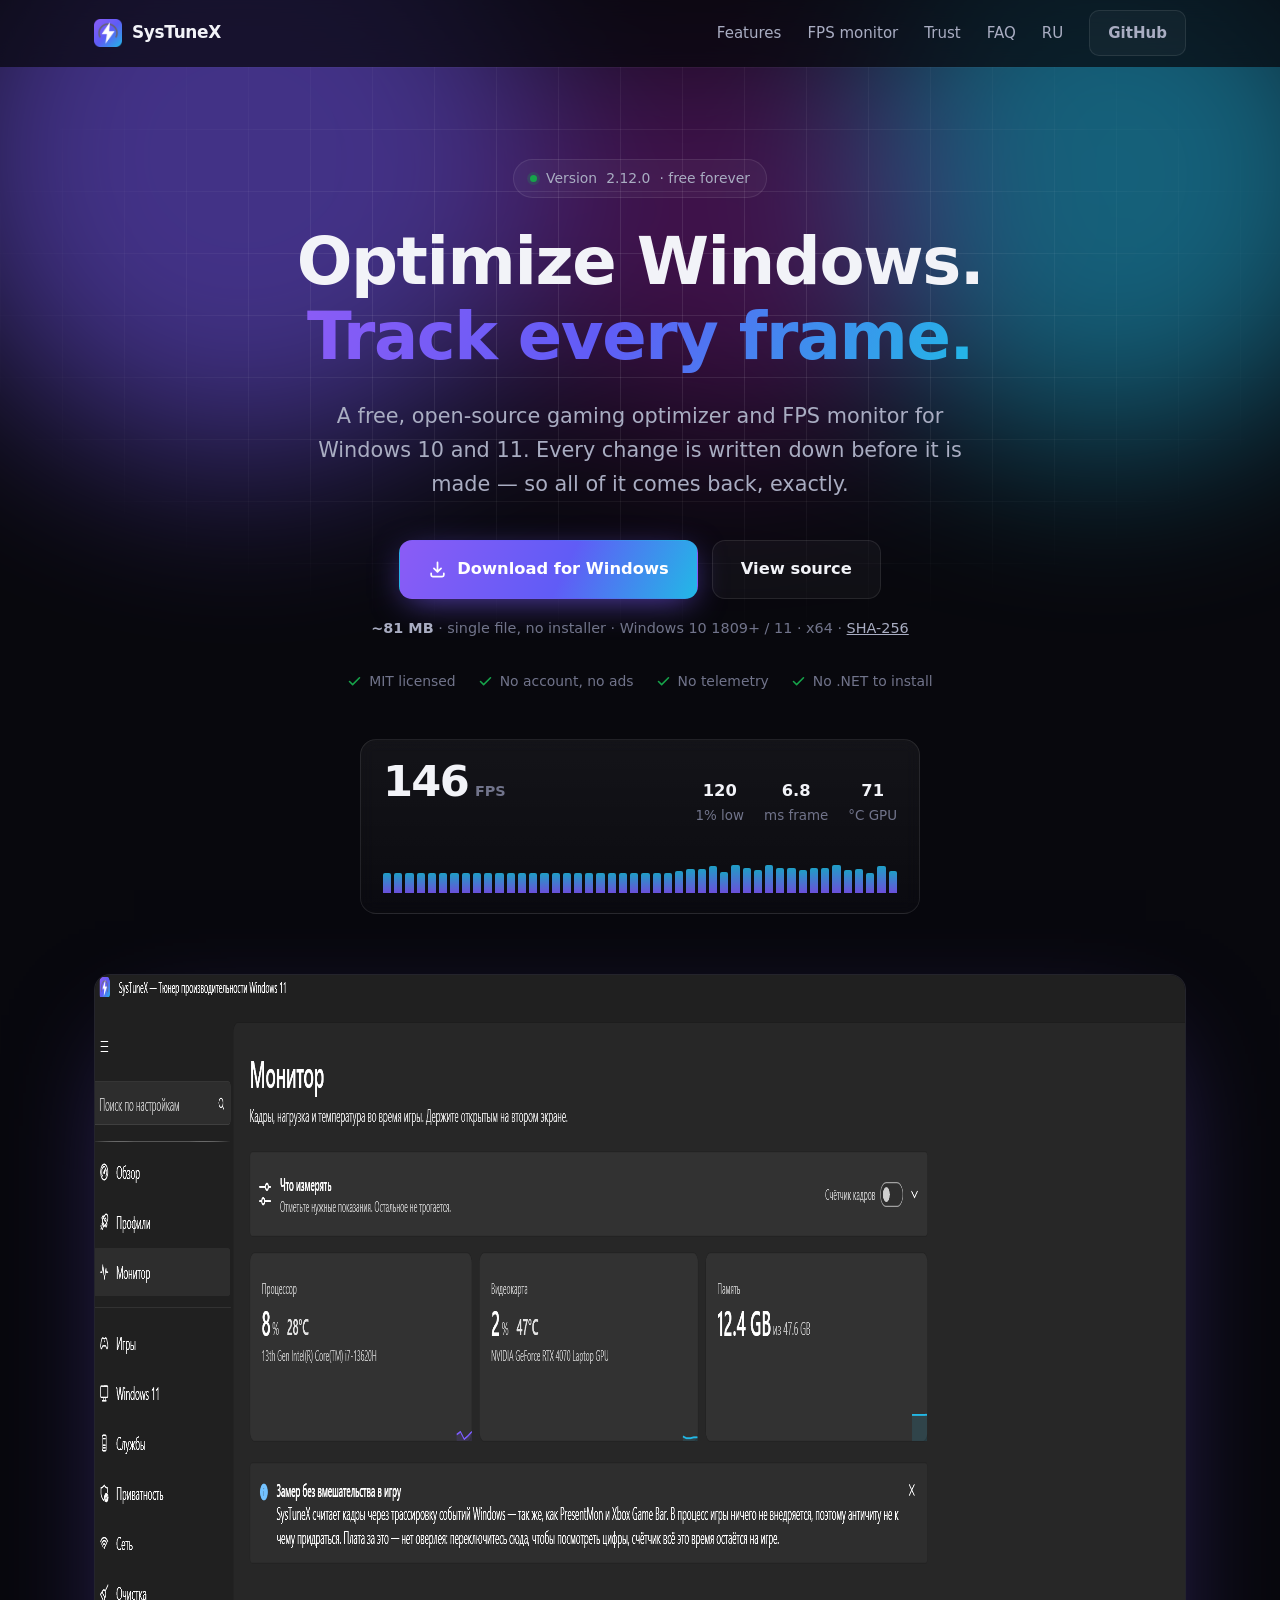
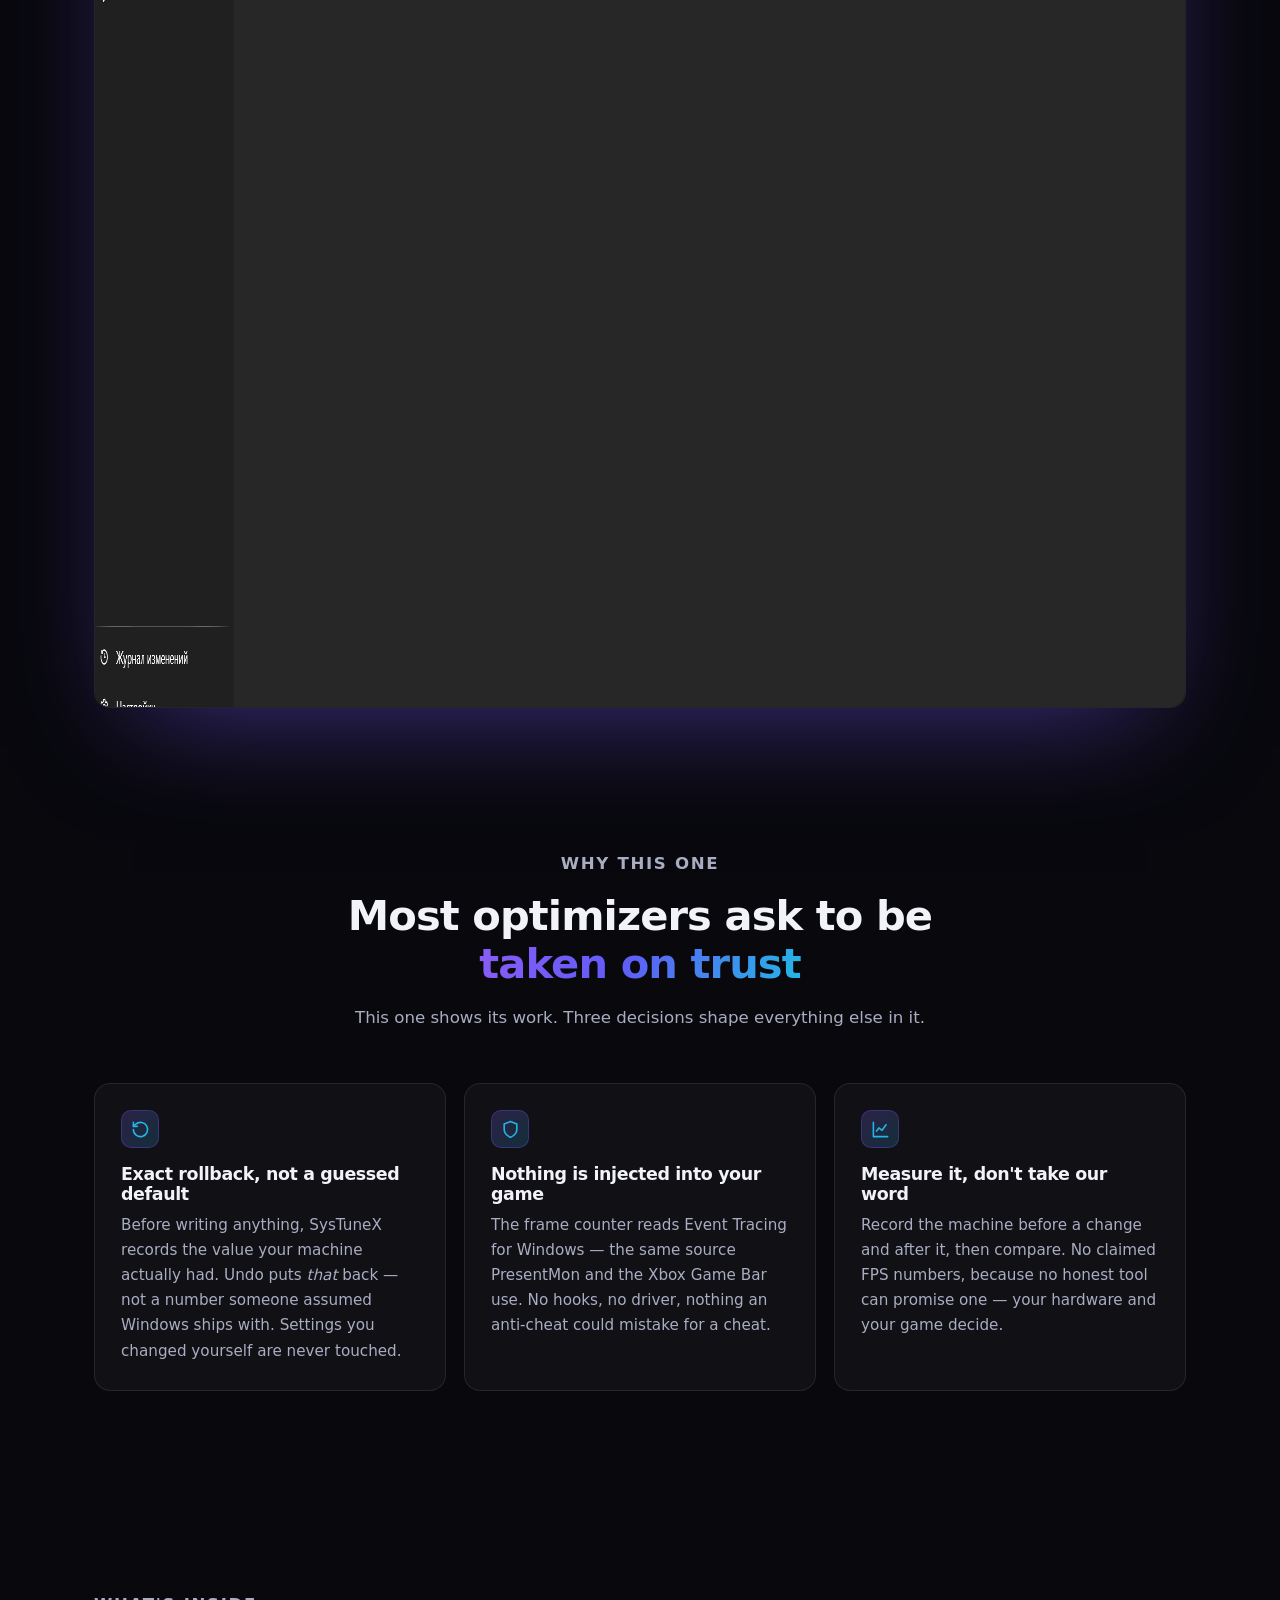
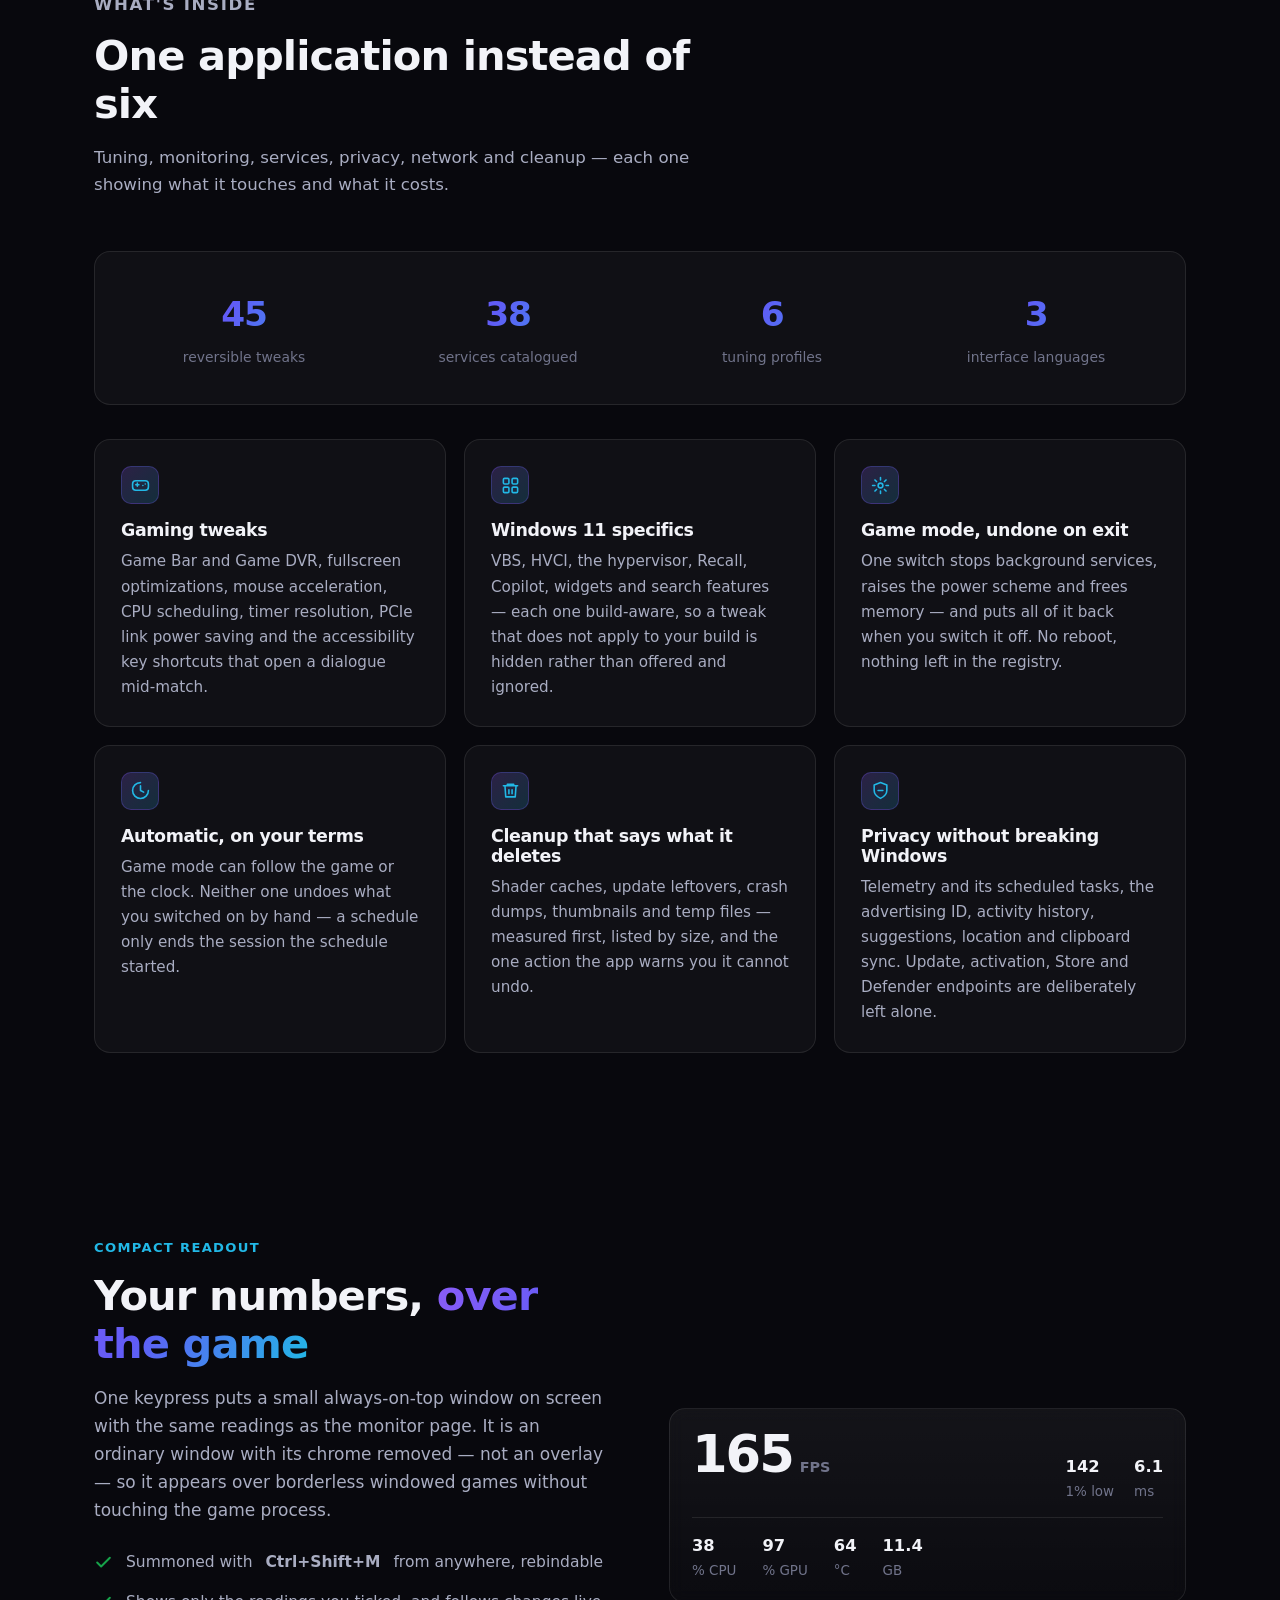
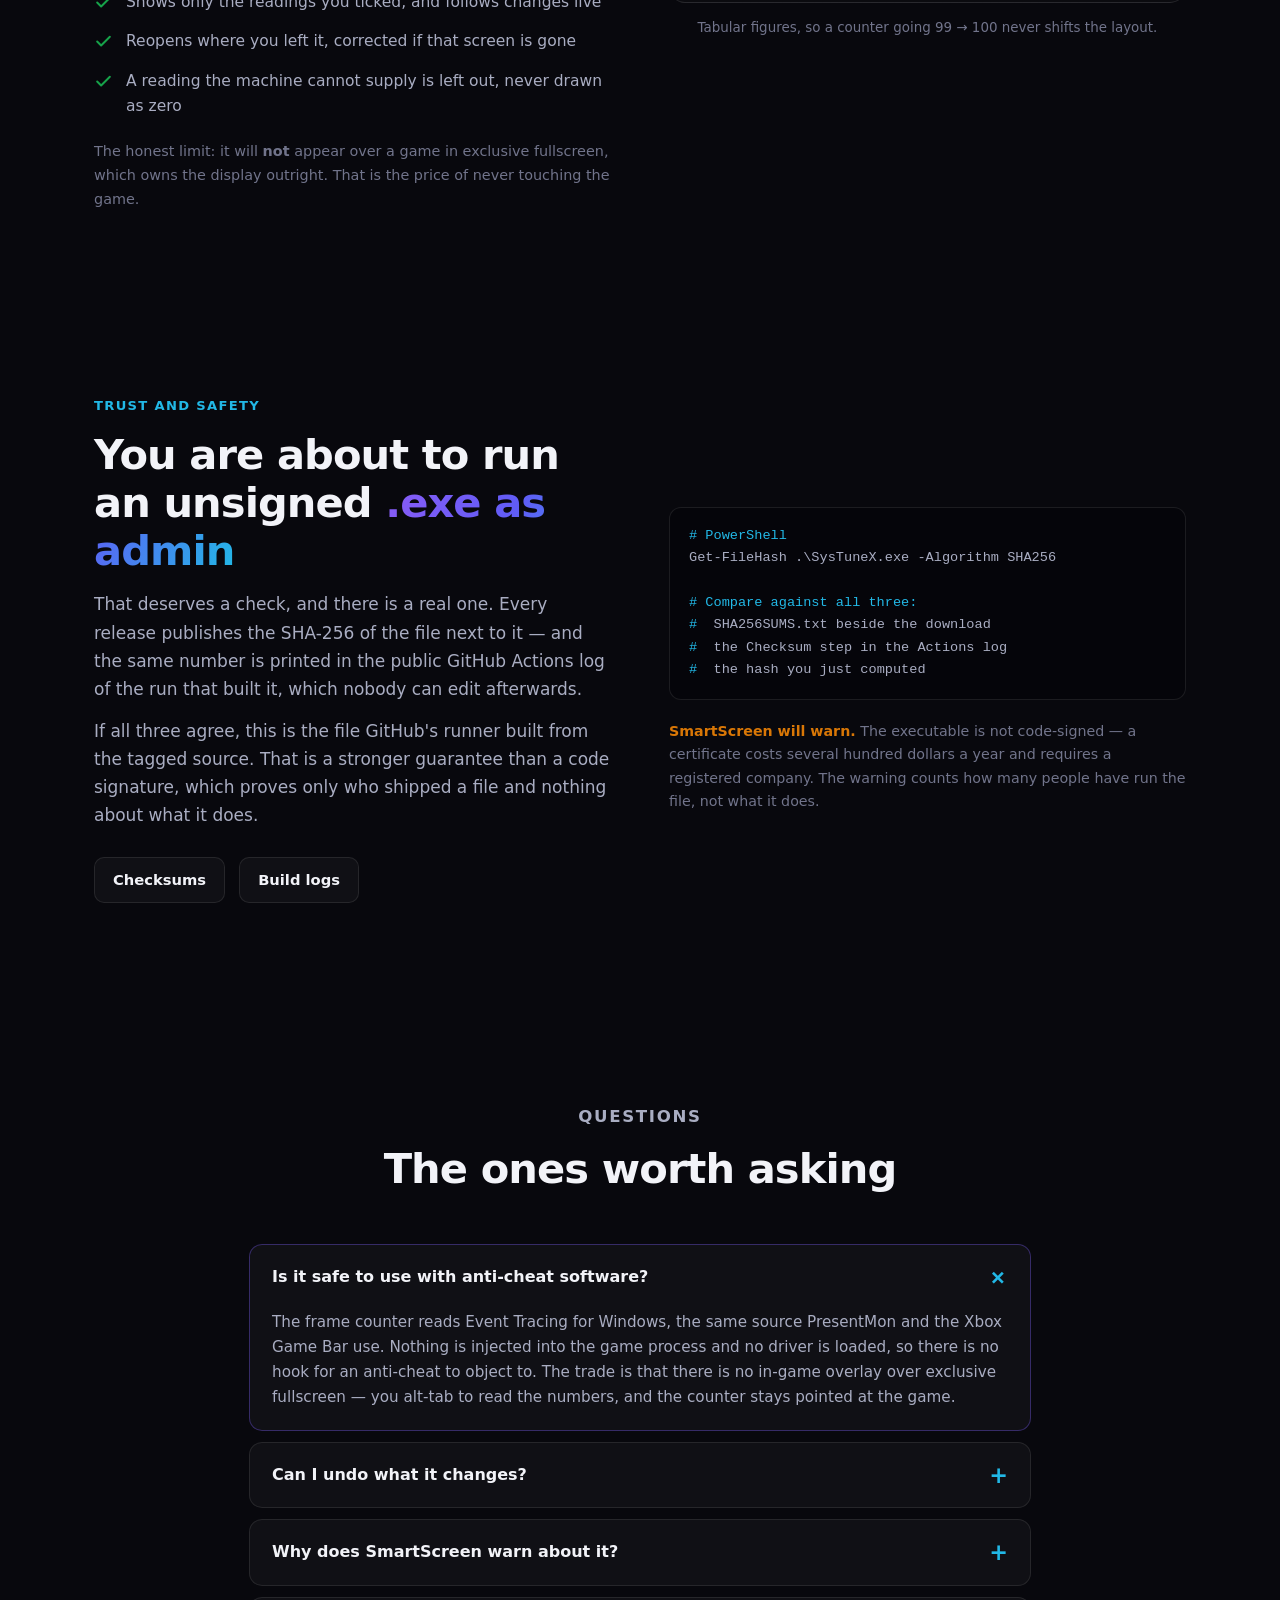
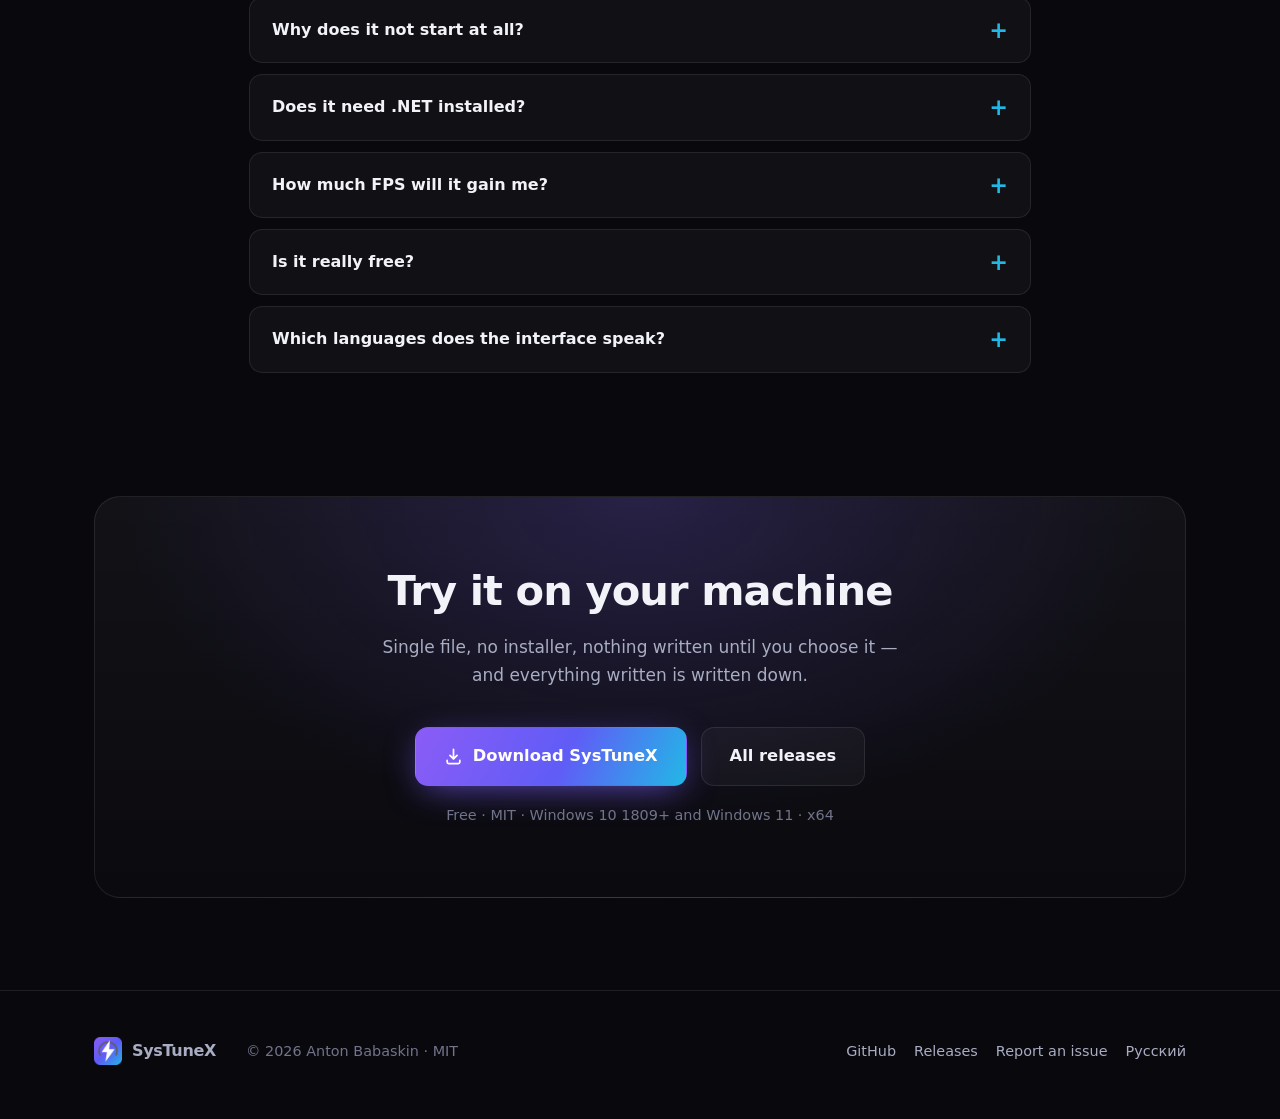
<file: docs/index.html>
<!DOCTYPE html>
<html lang="en">
<head>
<meta charset="utf-8">
<meta name="viewport" content="width=device-width, initial-scale=1">

<title>SysTuneX — Free Windows 11 Gaming Optimizer &amp; FPS Monitor</title>
<meta name="description" content="Free, open-source Windows 10/11 gaming optimizer. Apply performance profiles, watch FPS, 1% lows, frame time, CPU and GPU — and roll back every change exactly. No injection, no telemetry.">

<link rel="canonical" href="https://anton-babaskin.github.io/SysTuneX/">
<link rel="alternate" hreflang="en" href="https://anton-babaskin.github.io/SysTuneX/">
<link rel="alternate" hreflang="ru" href="https://anton-babaskin.github.io/SysTuneX/ru/">
<link rel="alternate" hreflang="x-default" href="https://anton-babaskin.github.io/SysTuneX/">

<meta property="og:type" content="website">
<meta property="og:site_name" content="SysTuneX">
<meta property="og:title" content="SysTuneX — Free Windows 11 Gaming Optimizer &amp; FPS Monitor">
<meta property="og:description" content="Optimize Windows. Track every frame. Keep every change reversible. Free and open source.">
<meta property="og:url" content="https://anton-babaskin.github.io/SysTuneX/">
<meta property="og:image" content="https://anton-babaskin.github.io/SysTuneX/images/systunex-monitor-ru.png">
<meta property="og:image:width" content="2370">
<meta property="og:image:height" content="1332">
<meta property="og:image:alt" content="The SysTuneX monitor showing frame rate, 1% low, frame time, CPU and GPU load and temperature">
<meta property="og:locale" content="en">
<meta property="og:locale:alternate" content="ru">
<meta name="twitter:card" content="summary_large_image">
<meta name="twitter:title" content="SysTuneX — Free Windows 11 Gaming Optimizer &amp; FPS Monitor">
<meta name="twitter:description" content="Optimize Windows. Track every frame. Keep every change reversible. Free and open source.">
<meta name="twitter:image" content="https://anton-babaskin.github.io/SysTuneX/images/systunex-monitor-ru.png">

<meta name="theme-color" content="#08080d">
<link rel="icon" href="images/logo.png" type="image/png">
<link rel="apple-touch-icon" href="images/logo.png">

<script type="application/ld+json">
{
  "@context": "https://schema.org",
  "@type": "SoftwareApplication",
  "name": "SysTuneX",
  "applicationCategory": "UtilitiesApplication",
  "applicationSubCategory": "Game optimizer and FPS monitor",
  "operatingSystem": "Windows 10 1809 or newer, Windows 11",
  "processorRequirements": "x64",
  "softwareVersion": "2.12.0",
  "url": "https://anton-babaskin.github.io/SysTuneX/",
  "downloadUrl": "https://github.com/Anton-Babaskin/SysTuneX/releases/latest/download/SysTuneX.exe",
  "installUrl": "https://github.com/Anton-Babaskin/SysTuneX/releases/latest",
  "license": "https://github.com/Anton-Babaskin/SysTuneX/blob/main/LICENSE",
  "isAccessibleForFree": true,
  "inLanguage": ["en", "ru", "uk"],
  "description": "Free, open-source Windows 10/11 gaming optimizer and FPS monitor. Performance profiles, game mode, cleanup and a frame counter that measures through Event Tracing for Windows without injecting code into the game. Every change is recorded before it is made and can be rolled back exactly.",
  "featureList": [
    "45 reversible Windows tweaks across gaming, Windows 11, privacy and network",
    "FPS, 1% low and frame time measured without injecting into the game",
    "Compact always-on-top readout summoned with Ctrl+Shift+M",
    "Six tuning profiles for different kinds of games",
    "Game mode that stops background services and restores them afterwards",
    "Exact rollback of every recorded change",
    "English, Russian and Ukrainian interface"
  ],
  "offers": {
    "@type": "Offer",
    "price": "0",
    "priceCurrency": "USD"
  },
  "author": {
    "@type": "Person",
    "name": "Anton Babaskin",
    "url": "https://github.com/Anton-Babaskin"
  },
  "codeRepository": "https://github.com/Anton-Babaskin/SysTuneX"
}
</script>

<script type="application/ld+json">
{
  "@context": "https://schema.org",
  "@type": "FAQPage",
  "mainEntity": [
    {
      "@type": "Question",
      "name": "Is SysTuneX safe to use with anti-cheat software?",
      "acceptedAnswer": {
        "@type": "Answer",
        "text": "The frame counter reads Event Tracing for Windows, the same source PresentMon and the Xbox Game Bar use. Nothing is injected into the game process and no driver is loaded, so there is no hook for an anti-cheat to object to. The trade is that there is no in-game overlay over exclusive fullscreen."
      }
    },
    {
      "@type": "Question",
      "name": "Can I undo what SysTuneX changes?",
      "acceptedAnswer": {
        "@type": "Answer",
        "text": "Yes. Every supported change is recorded before it is made, with the real previous value rather than an assumed default, and can be reverted individually or all at once from the change log. Cleanup is the one exception: deleted files cannot be brought back, and the app says so before deleting anything."
      }
    },
    {
      "@type": "Question",
      "name": "Why does Windows SmartScreen warn about SysTuneX?",
      "acceptedAnswer": {
        "@type": "Answer",
        "text": "The executable is not code-signed, because a certificate costs several hundred dollars a year and requires a registered company. Instead every release publishes a SHA-256 checksum that you can match against the public GitHub Actions log that built it, which proves the file came from the tagged source."
      }
    },
    {
      "@type": "Question",
      "name": "Why does SysTuneX not start at all?",
      "acceptedAnswer": {
        "@type": "Answer",
        "text": "Smart App Control is on. Unlike SmartScreen it has no Run anyway, and it blocks unsigned apps that are not widely used. On Windows 11 updated since April 2026 it can be switched off, and back on later, in Windows Security under App & browser control, without reinstalling Windows. SysTuneX will not run while it is on."
      }
    },
    {
      "@type": "Question",
      "name": "Does SysTuneX need .NET installed?",
      "acceptedAnswer": {
        "@type": "Answer",
        "text": "No. SysTuneX.exe is a self-contained single file. It does need administrator rights, because it writes to HKEY_LOCAL_MACHINE, changes service start types and opens an Event Tracing session."
      }
    },
    {
      "@type": "Question",
      "name": "How much FPS will SysTuneX gain me?",
      "acceptedAnswer": {
        "@type": "Answer",
        "text": "No honest tool can promise a number. The gain depends on your hardware, your game and what is already running. SysTuneX is built so you can measure it yourself: record the machine before and after, and compare frame time in the same benchmark."
      }
    },
    {
      "@type": "Question",
      "name": "Is SysTuneX free?",
      "acceptedAnswer": {
        "@type": "Answer",
        "text": "Yes, free and open source under the MIT licence. There is no paid tier, no account, no advertising and no telemetry of any kind."
      }
    }
  ]
}
</script>

<script>document.documentElement.classList.add('js')</script>
<link rel="stylesheet" href="assets/site.css">
</head>
<body>

<header id="top">
  <div class="wrap">
    <nav>
      <a class="brand" href="./"><img src="images/logo.png" alt="" width="28" height="28">SysTuneX</a>
      <div class="navlinks">
        <a href="#features" data-opt>Features</a>
        <a href="#monitor" data-opt>FPS monitor</a>
        <a href="#trust" data-opt>Trust</a>
        <a href="#faq" data-opt>FAQ</a>
        <a href="ru/" hreflang="ru">RU</a>
        <a class="btn btn-ghost btn-sm" href="https://github.com/Anton-Babaskin/SysTuneX">GitHub</a>
      </div>
    </nav>
  </div>
</header>

<main>

<section class="hero">
  <div class="aurora" aria-hidden="true">
    <div class="blob b1"></div><div class="blob b2"></div><div class="blob b3"></div>
  </div>
  <div class="grid-bg" aria-hidden="true"></div>

  <div class="wrap">
    <span class="pill"><i class="dot"></i> Version <span id="ver">2.12.0</span> · free forever</span>

    <h1>Optimize Windows.<br><span class="grad">Track every frame.</span></h1>

    <p class="lead">
      A free, open-source gaming optimizer and FPS monitor for Windows&nbsp;10 and&nbsp;11.
      Every change is written down before it is made — so all of it comes back, exactly.
    </p>

    <div class="cta">
      <a class="btn btn-primary" id="dl"
         href="https://github.com/Anton-Babaskin/SysTuneX/releases/latest/download/SysTuneX.exe">
        <svg viewBox="0 0 24 24" fill="none" stroke="currentColor" stroke-width="2.2" stroke-linecap="round" stroke-linejoin="round" width="19" height="19" aria-hidden="true"><path d="M12 3v12m0 0 4.5-4.5M12 15l-4.5-4.5M4 17v2a2 2 0 0 0 2 2h12a2 2 0 0 0 2-2v-2"/></svg>
        Download for Windows
      </a>
      <a class="btn btn-ghost" href="https://github.com/Anton-Babaskin/SysTuneX">View source</a>
    </div>

    <p class="meta">
      <b id="size" data-unit="MB">~81 MB</b> · single file, no installer · Windows 10 1809+ / 11 · x64 ·
      <a href="https://github.com/Anton-Babaskin/SysTuneX/releases/latest/download/SHA256SUMS.txt" style="color:var(--ink-2)">SHA-256</a>
    </p>

    <div class="trust">
      <span><svg viewBox="0 0 24 24" fill="none" stroke="currentColor" stroke-width="2.5" stroke-linecap="round" stroke-linejoin="round" aria-hidden="true"><path d="M20 6 9 17l-5-5"/></svg> MIT licensed</span>
      <span><svg viewBox="0 0 24 24" fill="none" stroke="currentColor" stroke-width="2.5" stroke-linecap="round" stroke-linejoin="round" aria-hidden="true"><path d="M20 6 9 17l-5-5"/></svg> No account, no ads</span>
      <span><svg viewBox="0 0 24 24" fill="none" stroke="currentColor" stroke-width="2.5" stroke-linecap="round" stroke-linejoin="round" aria-hidden="true"><path d="M20 6 9 17l-5-5"/></svg> No telemetry</span>
      <span><svg viewBox="0 0 24 24" fill="none" stroke="currentColor" stroke-width="2.5" stroke-linecap="round" stroke-linejoin="round" aria-hidden="true"><path d="M20 6 9 17l-5-5"/></svg> No .NET to install</span>
    </div>

    <div class="readout" aria-hidden="true">
      <div class="readout-top">
        <div class="fps tnum"><span id="fpsval">144</span><small>FPS</small></div>
        <div class="readout-stats tnum">
          <div><b id="lowval">118</b>1% low</div>
          <div><b id="ftval">6.9</b>ms frame</div>
          <div><b id="gpuval">71</b>°C GPU</div>
        </div>
      </div>
      <div class="bars" id="bars"></div>
    </div>
  </div>
</section>

<section id="monitor" style="padding-top:20px">
  <div class="wrap">
    <div class="shot reveal">
      <img src="images/systunex-monitor-ru.png" width="2370" height="1332" loading="lazy"
           alt="SysTuneX monitor page showing frame rate with its 1% low, frame time, CPU and GPU load and temperature, and memory use">
    </div>
  </div>
</section>

<section id="why" style="padding-top:34px">
  <div class="wrap">
    <div class="sec-head mid reveal">
      <p class="eyebrow">Why this one</p>
      <h2>Most optimizers ask to be <span class="grad">taken on trust</span></h2>
      <p>This one shows its work. Three decisions shape everything else in it.</p>
    </div>

    <div class="cards">
      <article class="card reveal">
        <div class="ico"><svg viewBox="0 0 24 24" fill="none" stroke="currentColor" stroke-width="2" stroke-linecap="round" stroke-linejoin="round" aria-hidden="true"><path d="M3 12a9 9 0 1 0 3-6.7L3 8"/><path d="M3 3v5h5"/></svg></div>
        <h3>Exact rollback, not a guessed default</h3>
        <p>Before writing anything, SysTuneX records the value your machine actually had. Undo puts <em>that</em> back — not a number someone assumed Windows ships with. Settings you changed yourself are never touched.</p>
      </article>
      <article class="card reveal">
        <div class="ico"><svg viewBox="0 0 24 24" fill="none" stroke="currentColor" stroke-width="2" stroke-linecap="round" stroke-linejoin="round" aria-hidden="true"><path d="M12 22s8-4 8-10V5l-8-3-8 3v7c0 6 8 10 8 10z"/></svg></div>
        <h3>Nothing is injected into your game</h3>
        <p>The frame counter reads Event Tracing for Windows — the same source PresentMon and the Xbox Game Bar use. No hooks, no driver, nothing an anti-cheat could mistake for a cheat.</p>
      </article>
      <article class="card reveal">
        <div class="ico"><svg viewBox="0 0 24 24" fill="none" stroke="currentColor" stroke-width="2" stroke-linecap="round" stroke-linejoin="round" aria-hidden="true"><path d="M3 3v18h18"/><path d="m7 14 3-4 4 3 5-7"/></svg></div>
        <h3>Measure it, don't take our word</h3>
        <p>Record the machine before a change and after it, then compare. No claimed FPS numbers, because no honest tool can promise one — your hardware and your game decide.</p>
      </article>
    </div>
  </div>
</section>

<section id="features">
  <div class="wrap">
    <div class="sec-head reveal">
      <p class="eyebrow">What's inside</p>
      <h2>One application instead of six</h2>
      <p>Tuning, monitoring, services, privacy, network and cleanup — each one showing what it touches and what it costs.</p>
    </div>

    <div class="stats reveal tnum" style="margin-bottom:34px">
      <div class="stat"><b class="grad">45</b><span>reversible tweaks</span></div>
      <div class="stat"><b class="grad">38</b><span>services catalogued</span></div>
      <div class="stat"><b class="grad">6</b><span>tuning profiles</span></div>
      <div class="stat"><b class="grad">3</b><span>interface languages</span></div>
    </div>

    <div class="cards">
      <article class="card reveal">
        <div class="ico"><svg viewBox="0 0 24 24" fill="none" stroke="currentColor" stroke-width="2" stroke-linecap="round" stroke-linejoin="round" aria-hidden="true"><path d="M6 11h4M8 9v4M15 12h.01M18 10h.01"/><rect x="2" y="6" width="20" height="12" rx="4"/></svg></div>
        <h3>Gaming tweaks</h3>
        <p>Game Bar and Game DVR, fullscreen optimizations, mouse acceleration, CPU scheduling, timer resolution, PCIe link power saving and the accessibility key shortcuts that open a dialogue mid-match.</p>
      </article>
      <article class="card reveal">
        <div class="ico"><svg viewBox="0 0 24 24" fill="none" stroke="currentColor" stroke-width="2" stroke-linecap="round" stroke-linejoin="round" aria-hidden="true"><rect x="3" y="3" width="7" height="7" rx="1.5"/><rect x="14" y="3" width="7" height="7" rx="1.5"/><rect x="3" y="14" width="7" height="7" rx="1.5"/><rect x="14" y="14" width="7" height="7" rx="1.5"/></svg></div>
        <h3>Windows 11 specifics</h3>
        <p>VBS, HVCI, the hypervisor, Recall, Copilot, widgets and search features — each one build-aware, so a tweak that does not apply to your build is hidden rather than offered and ignored.</p>
      </article>
      <article class="card reveal">
        <div class="ico"><svg viewBox="0 0 24 24" fill="none" stroke="currentColor" stroke-width="2" stroke-linecap="round" stroke-linejoin="round" aria-hidden="true"><circle cx="12" cy="12" r="3"/><path d="M12 2v3m0 14v3M2 12h3m14 0h3M5 5l2 2m10 10 2 2M5 19l2-2m10-10 2-2"/></svg></div>
        <h3>Game mode, undone on exit</h3>
        <p>One switch stops background services, raises the power scheme and frees memory — and puts all of it back when you switch it off. No reboot, nothing left in the registry.</p>
      </article>
      <article class="card reveal">
        <div class="ico"><svg viewBox="0 0 24 24" fill="none" stroke="currentColor" stroke-width="2" stroke-linecap="round" stroke-linejoin="round" aria-hidden="true"><path d="M12 2a10 10 0 1 0 10 10"/><path d="M12 6v6l4 2"/></svg></div>
        <h3>Automatic, on your terms</h3>
        <p>Game mode can follow the game or the clock. Neither one undoes what you switched on by hand — a schedule only ends the session the schedule started.</p>
      </article>
      <article class="card reveal">
        <div class="ico"><svg viewBox="0 0 24 24" fill="none" stroke="currentColor" stroke-width="2" stroke-linecap="round" stroke-linejoin="round" aria-hidden="true"><path d="M3 6h18M8 6V4h8v2M19 6l-1 14H6L5 6"/><path d="M10 11v5M14 11v5"/></svg></div>
        <h3>Cleanup that says what it deletes</h3>
        <p>Shader caches, update leftovers, crash dumps, thumbnails and temp files — measured first, listed by size, and the one action the app warns you it cannot undo.</p>
      </article>
      <article class="card reveal">
        <div class="ico"><svg viewBox="0 0 24 24" fill="none" stroke="currentColor" stroke-width="2" stroke-linecap="round" stroke-linejoin="round" aria-hidden="true"><path d="M12 22s8-4 8-10V5l-8-3-8 3v7c0 6 8 10 8 10z"/><path d="M9 12h6"/></svg></div>
        <h3>Privacy without breaking Windows</h3>
        <p>Telemetry and its scheduled tasks, the advertising ID, activity history, suggestions, location and clipboard sync. Update, activation, Store and Defender endpoints are deliberately left alone.</p>
      </article>
    </div>
  </div>
</section>

<section id="compact">
  <div class="wrap split">
    <div class="reveal">
      <p class="eyebrow">Compact readout</p>
      <h2>Your numbers, <span class="grad">over the game</span></h2>
      <p style="color:var(--ink-2);margin-top:16px">
        One keypress puts a small always-on-top window on screen with the same readings as the
        monitor page. It is an ordinary window with its chrome removed — not an overlay — so it
        appears over borderless windowed games without touching the game process.
      </p>
      <ul class="checklist">
        <li><svg viewBox="0 0 24 24" fill="none" stroke="currentColor" stroke-width="2.5" stroke-linecap="round" stroke-linejoin="round" aria-hidden="true"><path d="M20 6 9 17l-5-5"/></svg> Summoned with <b>Ctrl+Shift+M</b> from anywhere, rebindable</li>
        <li><svg viewBox="0 0 24 24" fill="none" stroke="currentColor" stroke-width="2.5" stroke-linecap="round" stroke-linejoin="round" aria-hidden="true"><path d="M20 6 9 17l-5-5"/></svg> Shows only the readings you ticked, and follows changes live</li>
        <li><svg viewBox="0 0 24 24" fill="none" stroke="currentColor" stroke-width="2.5" stroke-linecap="round" stroke-linejoin="round" aria-hidden="true"><path d="M20 6 9 17l-5-5"/></svg> Reopens where you left it, corrected if that screen is gone</li>
        <li><svg viewBox="0 0 24 24" fill="none" stroke="currentColor" stroke-width="2.5" stroke-linecap="round" stroke-linejoin="round" aria-hidden="true"><path d="M20 6 9 17l-5-5"/></svg> A reading the machine cannot supply is left out, never drawn as zero</li>
      </ul>
      <p style="color:var(--ink-3);font-size:.9rem;margin-top:20px">
        The honest limit: it will <strong>not</strong> appear over a game in exclusive fullscreen,
        which owns the display outright. That is the price of never touching the game.
      </p>
    </div>
    <div class="reveal">
      <div class="readout" style="margin:0;max-width:none">
        <div class="readout-top">
          <div class="fps tnum" style="font-size:3.2rem">165<small>FPS</small></div>
          <div class="readout-stats tnum">
            <div><b>142</b>1% low</div>
            <div><b>6.1</b>ms</div>
          </div>
        </div>
        <div class="readout-stats tnum" style="gap:26px;border-top:1px solid var(--line);padding-top:15px">
          <div><b>38</b>% CPU</div>
          <div><b>97</b>% GPU</div>
          <div><b>64</b>°C</div>
          <div><b>11.4</b>GB</div>
        </div>
      </div>
      <p style="color:var(--ink-3);font-size:.84rem;margin-top:14px;text-align:center">
        Tabular figures, so a counter going 99 → 100 never shifts the layout.
      </p>
    </div>
  </div>
</section>

<section id="trust">
  <div class="wrap split">
    <div class="reveal">
      <p class="eyebrow">Trust and safety</p>
      <h2>You are about to run an&nbsp;unsigned <span class="grad">.exe as admin</span></h2>
      <p style="color:var(--ink-2);margin-top:16px">
        That deserves a check, and there is a real one. Every release publishes the SHA-256 of the
        file next to it — and the same number is printed in the public GitHub Actions log of the run
        that built it, which nobody can edit afterwards.
      </p>
      <p style="color:var(--ink-2);margin-top:14px">
        If all three agree, this is the file GitHub's runner built from the tagged source. That is a
        stronger guarantee than a code signature, which proves only who shipped a file and nothing
        about what it does.
      </p>
      <div class="cta" style="justify-content:flex-start;margin-top:28px">
        <a class="btn btn-ghost btn-sm" href="https://github.com/Anton-Babaskin/SysTuneX/releases/latest/download/SHA256SUMS.txt">Checksums</a>
        <a class="btn btn-ghost btn-sm" href="https://github.com/Anton-Babaskin/SysTuneX/actions">Build logs</a>
      </div>
    </div>
    <div class="reveal">
      <div class="code"><b># PowerShell</b>
Get-FileHash .\SysTuneX.exe -Algorithm SHA256

<b># Compare against all three:</b>
<b>#</b>  SHA256SUMS.txt beside the download
<b>#</b>  the Checksum step in the Actions log
<b>#</b>  the hash you just computed</div>
      <p style="color:var(--ink-3);font-size:.89rem;margin-top:20px">
        <strong style="color:var(--warn)">SmartScreen will warn.</strong> The executable is not
        code-signed — a certificate costs several hundred dollars a year and requires a registered
        company. The warning counts how many people have run the file, not what it does.
      </p>
    </div>
  </div>
</section>

<section id="faq">
  <div class="wrap" style="max-width:830px">
    <div class="sec-head mid reveal">
      <p class="eyebrow">Questions</p>
      <h2>The ones worth asking</h2>
    </div>

    <div class="reveal">
      <details open>
        <summary>Is it safe to use with anti-cheat software?</summary>
        <p>The frame counter reads Event Tracing for Windows, the same source PresentMon and the Xbox Game Bar use. Nothing is injected into the game process and no driver is loaded, so there is no hook for an anti-cheat to object to. The trade is that there is no in-game overlay over exclusive fullscreen — you alt-tab to read the numbers, and the counter stays pointed at the game.</p>
      </details>
      <details>
        <summary>Can I undo what it changes?</summary>
        <p>Yes. Every supported change is recorded before it is made, with the value your machine actually had, and can be reverted individually or all at once from the change log. Cleanup is the one exception — deleted files cannot be brought back, and the app says so before deleting anything.</p>
      </details>
      <details>
        <summary>Why does SmartScreen warn about it?</summary>
        <p>The executable is not code-signed, because a certificate costs several hundred dollars a year and requires a registered company. Instead every release publishes a SHA-256 checksum you can match against the public build log, which proves the file came from the tagged source. Choose <em>More info → Run anyway</em>, or check the hash first, or put the file through VirusTotal.</p>
      </details>
      <details>
        <summary>Why does it not start at all?</summary>
        <p>Smart App Control is on. Unlike SmartScreen it has no <em>Run anyway</em>: it blocks unsigned apps that are not widely used, and SysTuneX is unsigned. On Windows 11 updated since April 2026 you can switch it off, and back on later, in <em>Windows Security → App &amp; browser control → Smart App Control settings</em>, without reinstalling Windows. SysTuneX will not run while it is on.</p>
      </details>
      <details>
        <summary>Does it need .NET installed?</summary>
        <p>No — it is a self-contained single file. It does need administrator rights, because the registry keys it writes live under HKEY_LOCAL_MACHINE, changing a service's start type goes through the service control manager, and the frame counter opens an Event Tracing session. All three refuse a standard token.</p>
      </details>
      <details>
        <summary>How much FPS will it gain me?</summary>
        <p>No honest tool can promise a number — it depends on your hardware, your game and what is already running. SysTuneX is built so you can measure it yourself: record the machine before and after, and run the same benchmark on both sides. A tool that quotes you a percentage is guessing.</p>
      </details>
      <details>
        <summary>Is it really free?</summary>
        <p>Free and open source under the MIT licence. No paid tier, no account, no advertising, and no telemetry of any kind — the source is on GitHub if you would rather check that than believe it.</p>
      </details>
      <details>
        <summary>Which languages does the interface speak?</summary>
        <p>English, Russian and Ukrainian — the whole interface, including every tweak, service and profile with its full description. Picked from the language menu in Settings; no restart needed.</p>
      </details>
    </div>
  </div>
</section>

<section style="padding-top:20px">
  <div class="wrap">
    <div class="final reveal">
      <h2>Try it on your machine</h2>
      <p style="color:var(--ink-2);max-width:520px;margin:18px auto 0">
        Single file, no installer, nothing written until you choose it —
        and everything written is written down.
      </p>
      <div class="cta">
        <a class="btn btn-primary"
           href="https://github.com/Anton-Babaskin/SysTuneX/releases/latest/download/SysTuneX.exe">
          <svg viewBox="0 0 24 24" fill="none" stroke="currentColor" stroke-width="2.2" stroke-linecap="round" stroke-linejoin="round" width="19" height="19" aria-hidden="true"><path d="M12 3v12m0 0 4.5-4.5M12 15l-4.5-4.5M4 17v2a2 2 0 0 0 2 2h12a2 2 0 0 0 2-2v-2"/></svg>
          Download SysTuneX
        </a>
        <a class="btn btn-ghost" href="https://github.com/Anton-Babaskin/SysTuneX/releases">All releases</a>
      </div>
      <p class="meta">Free · MIT · Windows 10 1809+ and Windows 11 · x64</p>
    </div>
  </div>
</section>

</main>

<footer>
  <div class="wrap foot">
    <a class="brand" href="./" style="font-size:1rem"><img src="images/logo.png" alt="" width="24" height="24">SysTuneX</a>
    <span>© 2026 Anton Babaskin · MIT</span>
    <span class="right">
      <a href="https://github.com/Anton-Babaskin/SysTuneX">GitHub</a>
      <a href="https://github.com/Anton-Babaskin/SysTuneX/releases">Releases</a>
      <a href="https://github.com/Anton-Babaskin/SysTuneX/issues">Report an issue</a>
      <a href="ru/" hreflang="ru">Русский</a>
    </span>
  </div>
</footer>

<script src="assets/site.js" defer></script>

</body>
</html>
</file>
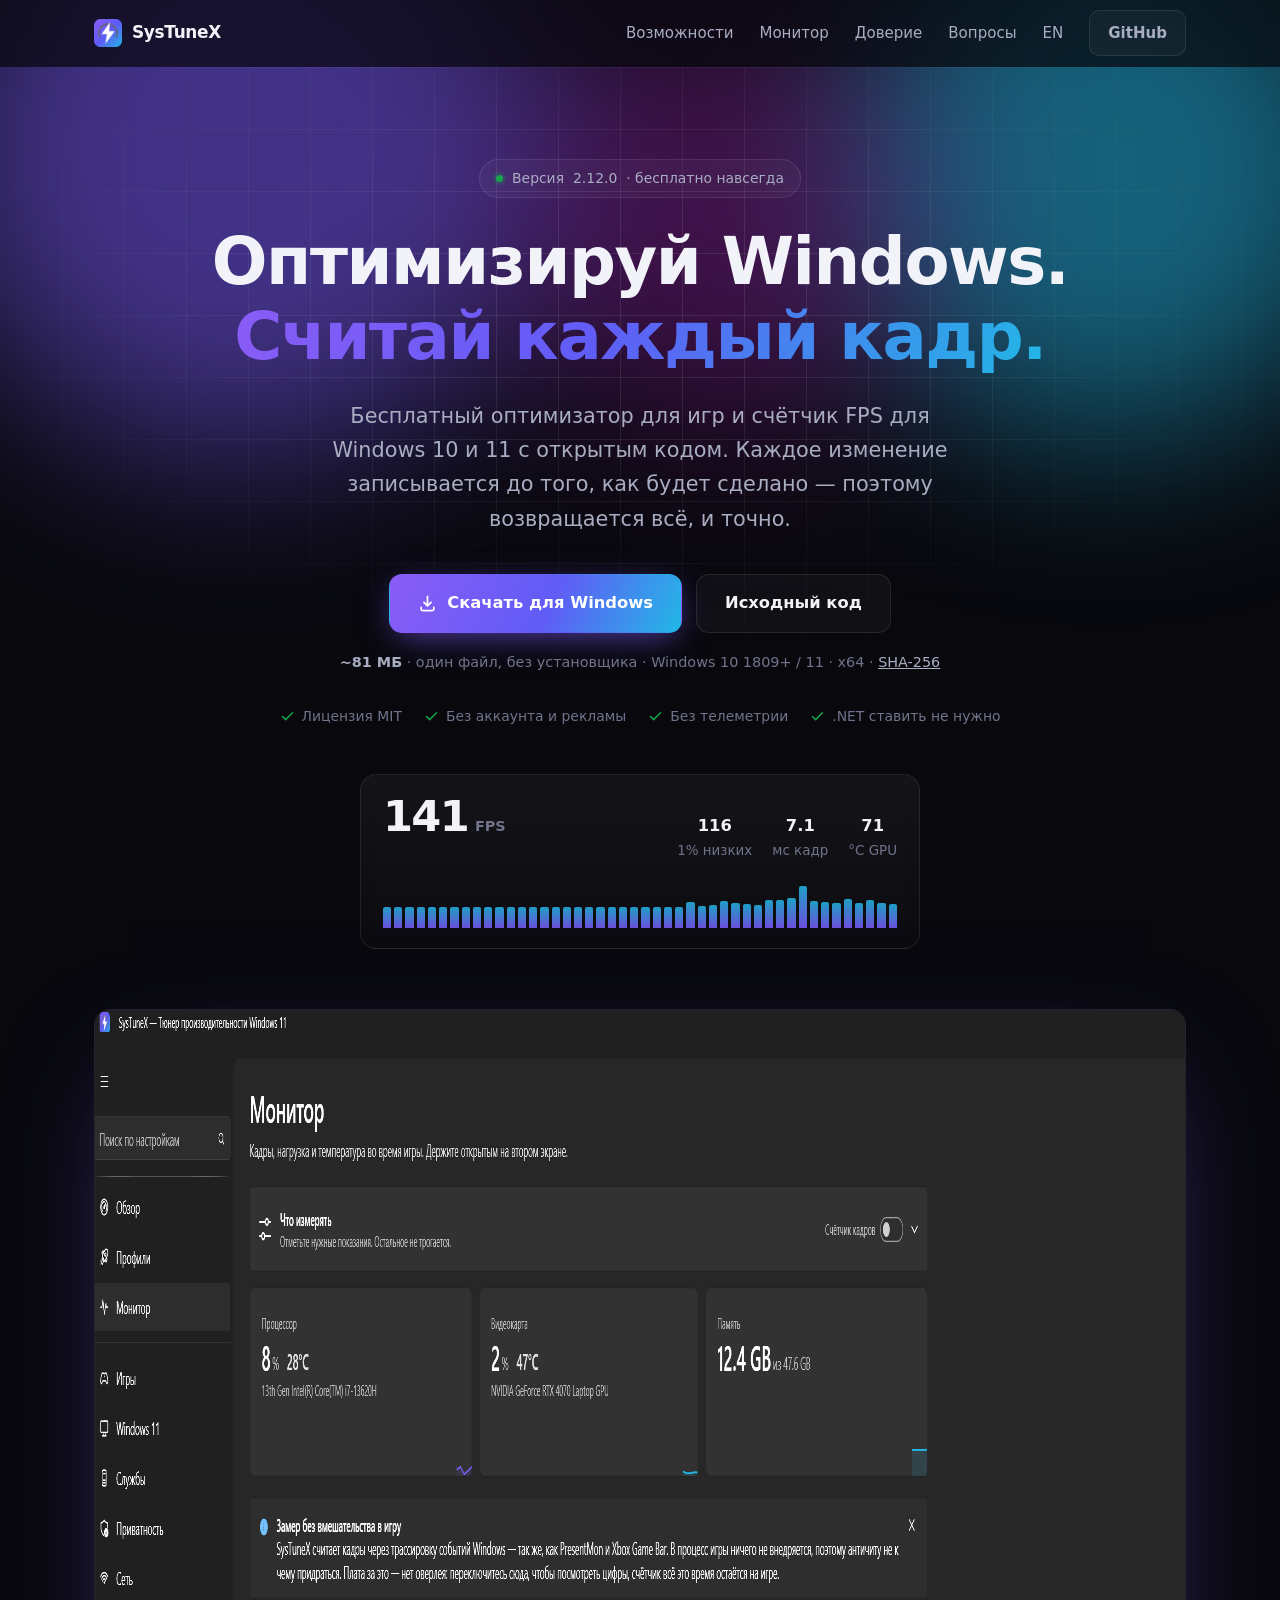
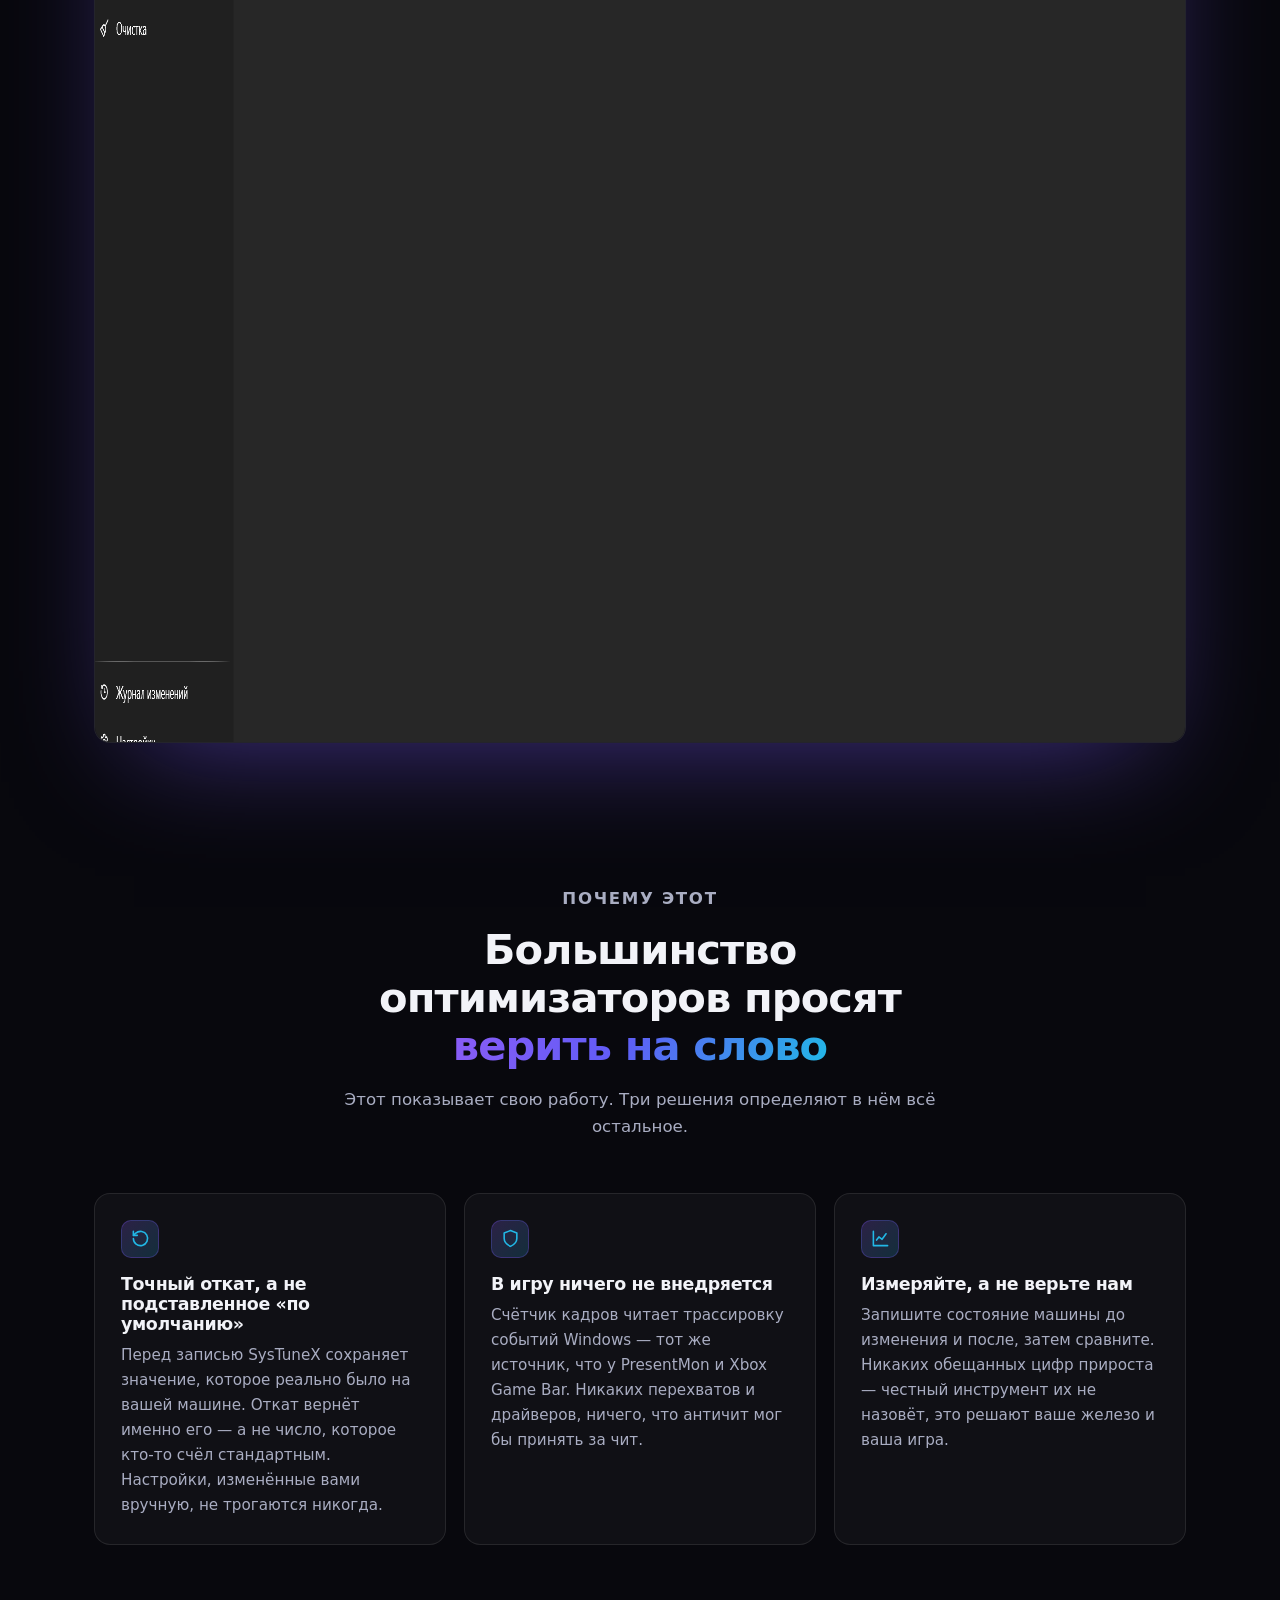
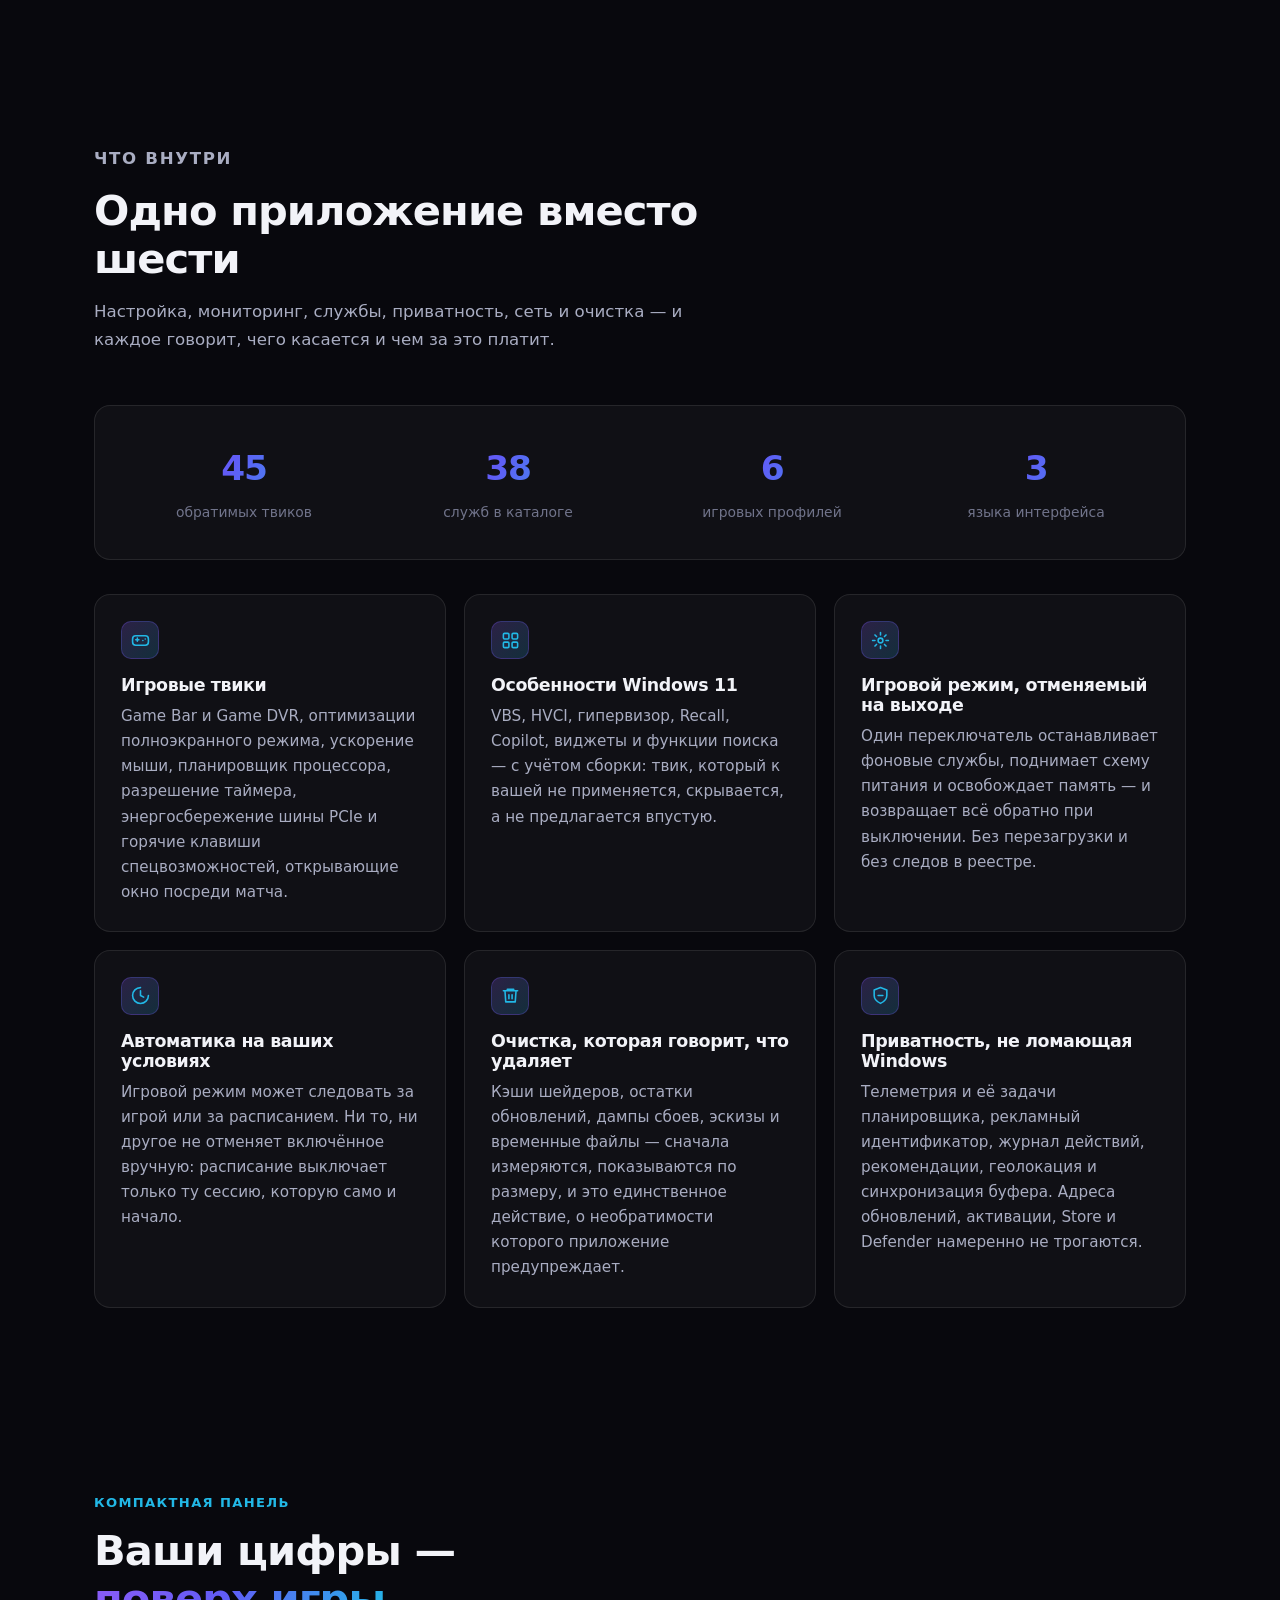
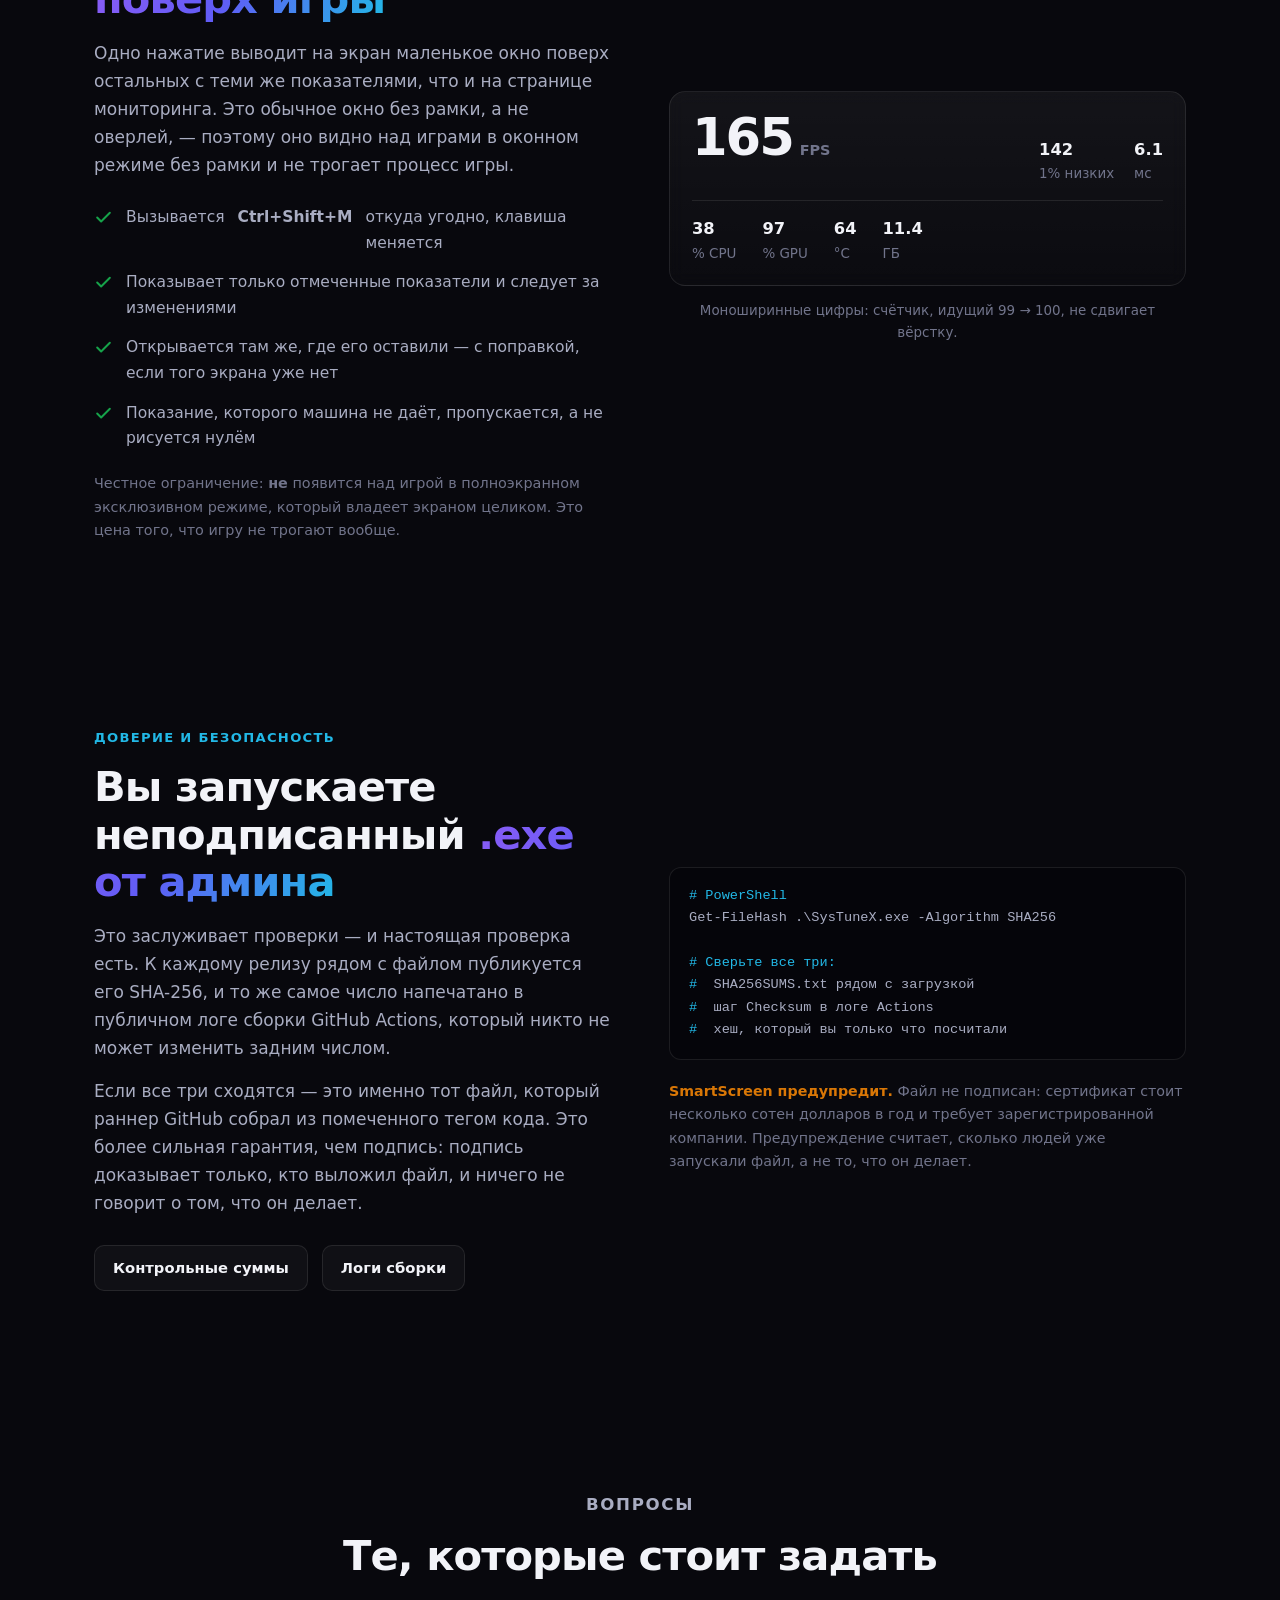
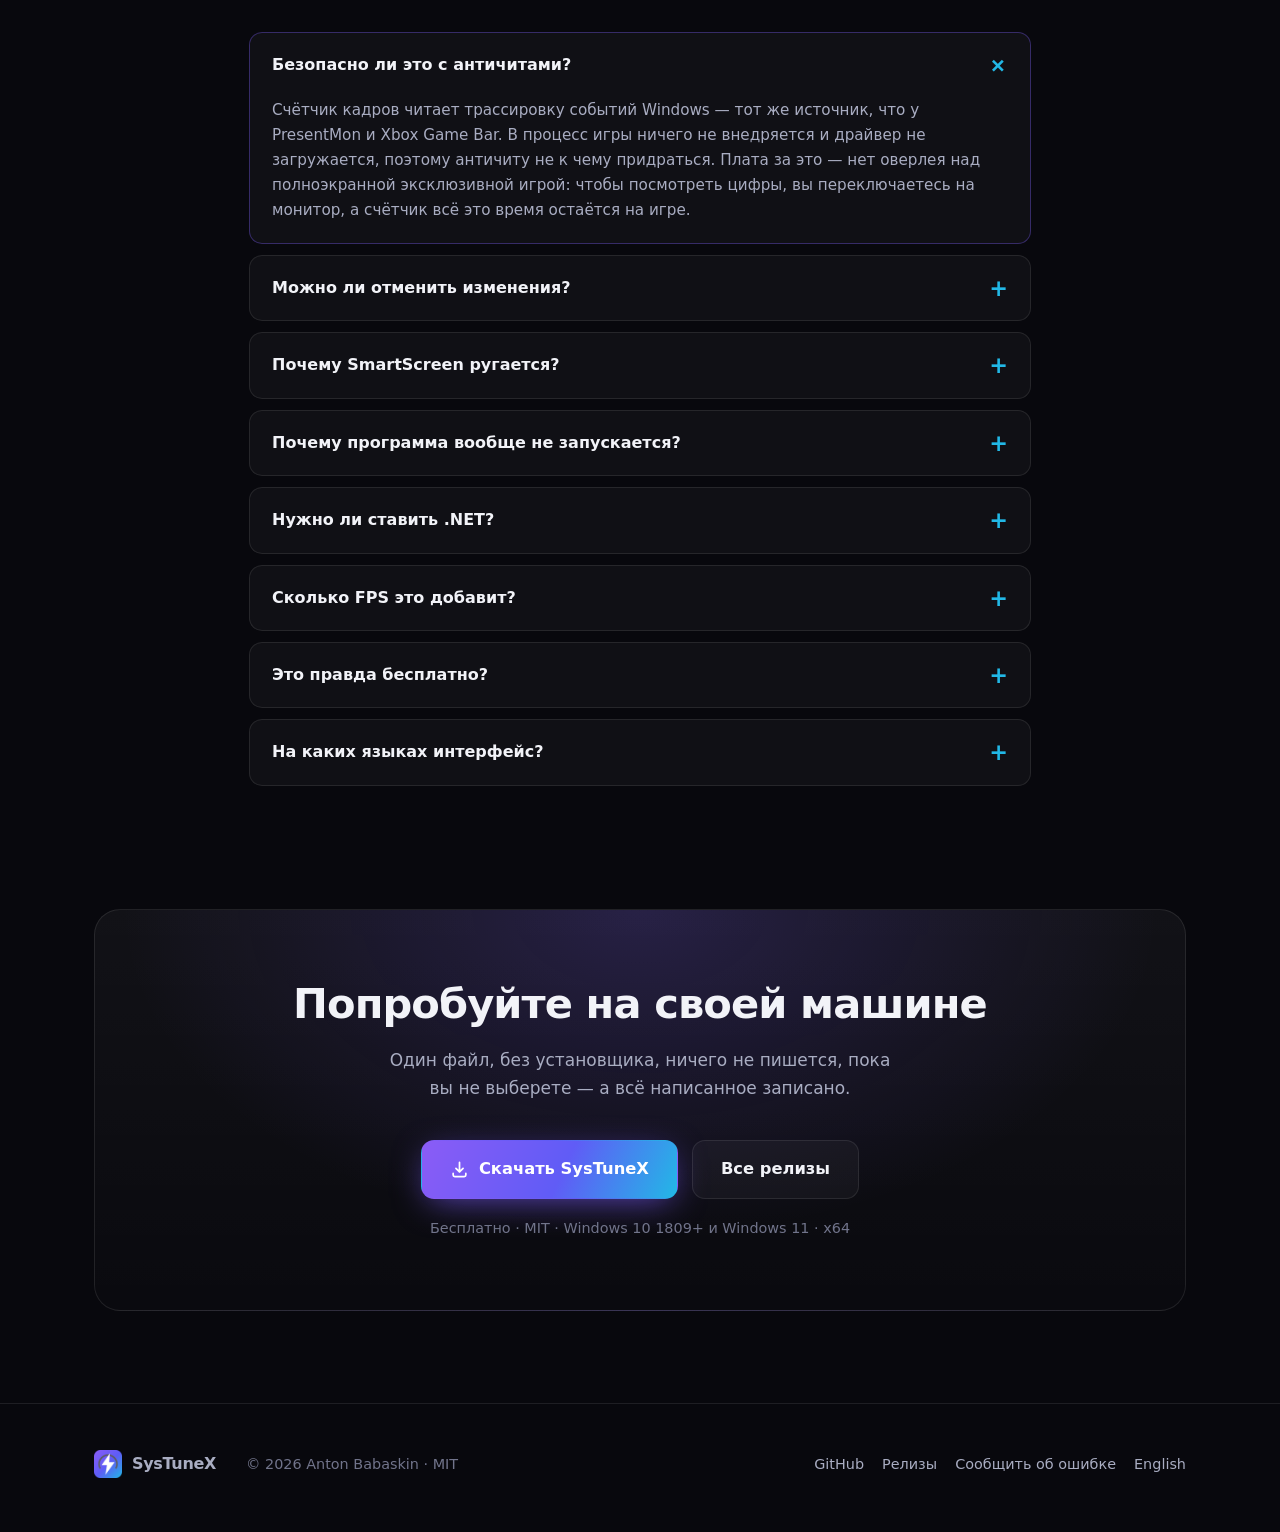
<file: docs/ru/index.html>
<!DOCTYPE html>
<html lang="ru">
<head>
<meta charset="utf-8">
<meta name="viewport" content="width=device-width, initial-scale=1">

<title>SysTuneX — бесплатный оптимизатор Windows 11 для игр и счётчик FPS</title>
<meta name="description" content="Бесплатный оптимизатор Windows 10/11 с открытым кодом. Игровые профили, мониторинг FPS, 1% низких, времени кадра, CPU и GPU — и точный откат каждого изменения. Без внедрения в игру и без телеметрии.">

<link rel="canonical" href="https://anton-babaskin.github.io/SysTuneX/ru/">
<link rel="alternate" hreflang="en" href="https://anton-babaskin.github.io/SysTuneX/">
<link rel="alternate" hreflang="ru" href="https://anton-babaskin.github.io/SysTuneX/ru/">
<link rel="alternate" hreflang="x-default" href="https://anton-babaskin.github.io/SysTuneX/">

<meta property="og:type" content="website">
<meta property="og:site_name" content="SysTuneX">
<meta property="og:title" content="SysTuneX — бесплатный оптимизатор Windows 11 для игр и счётчик FPS">
<meta property="og:description" content="Оптимизируй Windows. Считай каждый кадр. Откатывай точно. Бесплатно и с открытым кодом.">
<meta property="og:url" content="https://anton-babaskin.github.io/SysTuneX/ru/">
<meta property="og:image" content="https://anton-babaskin.github.io/SysTuneX/images/systunex-monitor-ru.png">
<meta property="og:image:width" content="2370">
<meta property="og:image:height" content="1332">
<meta property="og:image:alt" content="Монитор SysTuneX: частота кадров, 1% низких, время кадра, загрузка и температура CPU и GPU">
<meta property="og:locale" content="ru">
<meta property="og:locale:alternate" content="en">
<meta name="twitter:card" content="summary_large_image">
<meta name="twitter:title" content="SysTuneX — бесплатный оптимизатор Windows 11 для игр и счётчик FPS">
<meta name="twitter:description" content="Оптимизируй Windows. Считай каждый кадр. Откатывай точно. Бесплатно и с открытым кодом.">
<meta name="twitter:image" content="https://anton-babaskin.github.io/SysTuneX/images/systunex-monitor-ru.png">

<meta name="theme-color" content="#08080d">
<link rel="icon" href="../images/logo.png" type="image/png">
<link rel="apple-touch-icon" href="../images/logo.png">

<script type="application/ld+json">
{
  "@context": "https://schema.org",
  "@type": "SoftwareApplication",
  "name": "SysTuneX",
  "applicationCategory": "UtilitiesApplication",
  "operatingSystem": "Windows 10 1809 и новее, Windows 11",
  "processorRequirements": "x64",
  "softwareVersion": "2.12.0",
  "url": "https://anton-babaskin.github.io/SysTuneX/ru/",
  "downloadUrl": "https://github.com/Anton-Babaskin/SysTuneX/releases/latest/download/SysTuneX.exe",
  "license": "https://github.com/Anton-Babaskin/SysTuneX/blob/main/LICENSE",
  "isAccessibleForFree": true,
  "inLanguage": ["ru", "en", "uk"],
  "description": "Бесплатный оптимизатор Windows 10/11 для игр и счётчик FPS с открытым кодом. Игровые профили, игровой режим, очистка и подсчёт кадров через трассировку событий Windows — без внедрения кода в игру. Каждое изменение записывается до применения и откатывается точно.",
  "offers": { "@type": "Offer", "price": "0", "priceCurrency": "USD" },
  "author": { "@type": "Person", "name": "Anton Babaskin", "url": "https://github.com/Anton-Babaskin" },
  "codeRepository": "https://github.com/Anton-Babaskin/SysTuneX"
}
</script>

<script type="application/ld+json">
{
  "@context": "https://schema.org",
  "@type": "FAQPage",
  "mainEntity": [
    {
      "@type": "Question",
      "name": "Безопасно ли это с античитами?",
      "acceptedAnswer": {
        "@type": "Answer",
        "text": "Счётчик кадров читает трассировку событий Windows — тот же источник, что у PresentMon и Xbox Game Bar. В процесс игры ничего не внедряется и драйвер не загружается, поэтому античиту не к чему придраться. Плата за это — нет оверлея над полноэкранной эксклюзивной игрой."
      }
    },
    {
      "@type": "Question",
      "name": "Можно ли отменить изменения?",
      "acceptedAnswer": {
        "@type": "Answer",
        "text": "Да. Каждое поддерживаемое изменение записывается до применения — с тем значением, которое реально было на машине, — и откатывается по одному или всё сразу из журнала изменений. Исключение одно: удалённые при очистке файлы вернуть нельзя, и приложение предупреждает об этом заранее."
      }
    },
    {
      "@type": "Question",
      "name": "Почему SmartScreen показывает предупреждение?",
      "acceptedAnswer": {
        "@type": "Answer",
        "text": "Исполняемый файл не подписан: сертификат стоит несколько сотен долларов в год и требует зарегистрированной компании. Вместо этого к каждому релизу публикуется SHA-256, который совпадает с числом в публичном логе сборки GitHub Actions — это доказывает, что файл собран из помеченного тегом исходного кода."
      }
    },
    {
      "@type": "Question",
      "name": "Почему SysTuneX вообще не запускается?",
      "acceptedAnswer": {
        "@type": "Answer",
        "text": "Включён Smart App Control. В отличие от SmartScreen, кнопки «Выполнить в любом случае» у него нет: он блокирует неподписанные программы, которые мало кто запускал. В Windows 11 с обновлениями после апреля 2026 года его можно выключить, а позже включить обратно, в «Безопасность Windows» → «Управление приложениями и браузером», без переустановки Windows. Пока он включён, SysTuneX работать не будет."
      }
    },
    {
      "@type": "Question",
      "name": "Нужно ли устанавливать .NET?",
      "acceptedAnswer": {
        "@type": "Answer",
        "text": "Нет, это самодостаточный один файл. Права администратора нужны: ключи реестра лежат в HKEY_LOCAL_MACHINE, смена типа запуска службы идёт через диспетчер служб, а счётчику кадров нужна сессия трассировки."
      }
    },
    {
      "@type": "Question",
      "name": "Сколько FPS это добавит?",
      "acceptedAnswer": {
        "@type": "Answer",
        "text": "Честный инструмент не может назвать число: результат зависит от железа, игры и того, что уже запущено. SysTuneX сделан так, чтобы вы измерили сами — запишите состояние машины до и после и прогоните один и тот же бенчмарк."
      }
    }
  ]
}
</script>

<script>document.documentElement.classList.add('js')</script>
<link rel="stylesheet" href="../assets/site.css">
</head>
<body>

<header id="top">
  <div class="wrap">
    <nav>
      <a class="brand" href="./"><img src="../images/logo.png" alt="" width="28" height="28">SysTuneX</a>
      <div class="navlinks">
        <a href="#features" data-opt>Возможности</a>
        <a href="#monitor" data-opt>Монитор</a>
        <a href="#trust" data-opt>Доверие</a>
        <a href="#faq" data-opt>Вопросы</a>
        <a href="../" hreflang="en">EN</a>
        <a class="btn btn-ghost btn-sm" href="https://github.com/Anton-Babaskin/SysTuneX">GitHub</a>
      </div>
    </nav>
  </div>
</header>

<main>

<section class="hero">
  <div class="aurora" aria-hidden="true">
    <div class="blob b1"></div><div class="blob b2"></div><div class="blob b3"></div>
  </div>
  <div class="grid-bg" aria-hidden="true"></div>

  <div class="wrap">
    <span class="pill"><i class="dot"></i> Версия <span id="ver">2.12.0</span> · бесплатно навсегда</span>

    <h1>Оптимизируй Windows.<br><span class="grad">Считай каждый кадр.</span></h1>

    <p class="lead">
      Бесплатный оптимизатор для игр и счётчик FPS для Windows&nbsp;10 и&nbsp;11 с открытым кодом.
      Каждое изменение записывается до того, как будет сделано — поэтому возвращается всё, и точно.
    </p>

    <div class="cta">
      <a class="btn btn-primary" id="dl"
         href="https://github.com/Anton-Babaskin/SysTuneX/releases/latest/download/SysTuneX.exe">
        <svg viewBox="0 0 24 24" fill="none" stroke="currentColor" stroke-width="2.2" stroke-linecap="round" stroke-linejoin="round" width="19" height="19" aria-hidden="true"><path d="M12 3v12m0 0 4.5-4.5M12 15l-4.5-4.5M4 17v2a2 2 0 0 0 2 2h12a2 2 0 0 0 2-2v-2"/></svg>
        Скачать для Windows
      </a>
      <a class="btn btn-ghost" href="https://github.com/Anton-Babaskin/SysTuneX">Исходный код</a>
    </div>

    <p class="meta">
      <b id="size" data-unit="МБ">~81 МБ</b> · один файл, без установщика · Windows 10 1809+ / 11 · x64 ·
      <a href="https://github.com/Anton-Babaskin/SysTuneX/releases/latest/download/SHA256SUMS.txt" style="color:var(--ink-2)">SHA-256</a>
    </p>

    <div class="trust">
      <span><svg viewBox="0 0 24 24" fill="none" stroke="currentColor" stroke-width="2.5" stroke-linecap="round" stroke-linejoin="round" aria-hidden="true"><path d="M20 6 9 17l-5-5"/></svg> Лицензия MIT</span>
      <span><svg viewBox="0 0 24 24" fill="none" stroke="currentColor" stroke-width="2.5" stroke-linecap="round" stroke-linejoin="round" aria-hidden="true"><path d="M20 6 9 17l-5-5"/></svg> Без аккаунта и рекламы</span>
      <span><svg viewBox="0 0 24 24" fill="none" stroke="currentColor" stroke-width="2.5" stroke-linecap="round" stroke-linejoin="round" aria-hidden="true"><path d="M20 6 9 17l-5-5"/></svg> Без телеметрии</span>
      <span><svg viewBox="0 0 24 24" fill="none" stroke="currentColor" stroke-width="2.5" stroke-linecap="round" stroke-linejoin="round" aria-hidden="true"><path d="M20 6 9 17l-5-5"/></svg> .NET ставить не нужно</span>
    </div>

    <div class="readout" aria-hidden="true">
      <div class="readout-top">
        <div class="fps tnum"><span id="fpsval">144</span><small>FPS</small></div>
        <div class="readout-stats tnum">
          <div><b id="lowval">118</b>1% низких</div>
          <div><b id="ftval">6.9</b>мс кадр</div>
          <div><b id="gpuval">71</b>°C GPU</div>
        </div>
      </div>
      <div class="bars" id="bars"></div>
    </div>
  </div>
</section>

<section id="monitor" style="padding-top:20px">
  <div class="wrap">
    <div class="shot reveal">
      <img src="../images/systunex-monitor-ru.png" width="2370" height="1332" loading="lazy"
           alt="Страница мониторинга SysTuneX: частота кадров с 1% низких, время кадра, загрузка и температура CPU и GPU, занятая память">
    </div>
  </div>
</section>

<section id="why" style="padding-top:34px">
  <div class="wrap">
    <div class="sec-head mid reveal">
      <p class="eyebrow">Почему этот</p>
      <h2>Большинство оптимизаторов просят <span class="grad">верить на слово</span></h2>
      <p>Этот показывает свою работу. Три решения определяют в нём всё остальное.</p>
    </div>

    <div class="cards">
      <article class="card reveal">
        <div class="ico"><svg viewBox="0 0 24 24" fill="none" stroke="currentColor" stroke-width="2" stroke-linecap="round" stroke-linejoin="round" aria-hidden="true"><path d="M3 12a9 9 0 1 0 3-6.7L3 8"/><path d="M3 3v5h5"/></svg></div>
        <h3>Точный откат, а не подставленное «по умолчанию»</h3>
        <p>Перед записью SysTuneX сохраняет значение, которое реально было на вашей машине. Откат вернёт именно его — а не число, которое кто-то счёл стандартным. Настройки, изменённые вами вручную, не трогаются никогда.</p>
      </article>
      <article class="card reveal">
        <div class="ico"><svg viewBox="0 0 24 24" fill="none" stroke="currentColor" stroke-width="2" stroke-linecap="round" stroke-linejoin="round" aria-hidden="true"><path d="M12 22s8-4 8-10V5l-8-3-8 3v7c0 6 8 10 8 10z"/></svg></div>
        <h3>В игру ничего не внедряется</h3>
        <p>Счётчик кадров читает трассировку событий Windows — тот же источник, что у PresentMon и Xbox Game Bar. Никаких перехватов и драйверов, ничего, что античит мог бы принять за чит.</p>
      </article>
      <article class="card reveal">
        <div class="ico"><svg viewBox="0 0 24 24" fill="none" stroke="currentColor" stroke-width="2" stroke-linecap="round" stroke-linejoin="round" aria-hidden="true"><path d="M3 3v18h18"/><path d="m7 14 3-4 4 3 5-7"/></svg></div>
        <h3>Измеряйте, а не верьте нам</h3>
        <p>Запишите состояние машины до изменения и после, затем сравните. Никаких обещанных цифр прироста — честный инструмент их не назовёт, это решают ваше железо и ваша игра.</p>
      </article>
    </div>
  </div>
</section>

<section id="features">
  <div class="wrap">
    <div class="sec-head reveal">
      <p class="eyebrow">Что внутри</p>
      <h2>Одно приложение вместо шести</h2>
      <p>Настройка, мониторинг, службы, приватность, сеть и очистка — и каждое говорит, чего касается и чем за это платит.</p>
    </div>

    <div class="stats reveal tnum" style="margin-bottom:34px">
      <div class="stat"><b class="grad">45</b><span>обратимых твиков</span></div>
      <div class="stat"><b class="grad">38</b><span>служб в каталоге</span></div>
      <div class="stat"><b class="grad">6</b><span>игровых профилей</span></div>
      <div class="stat"><b class="grad">3</b><span>языка интерфейса</span></div>
    </div>

    <div class="cards">
      <article class="card reveal">
        <div class="ico"><svg viewBox="0 0 24 24" fill="none" stroke="currentColor" stroke-width="2" stroke-linecap="round" stroke-linejoin="round" aria-hidden="true"><path d="M6 11h4M8 9v4M15 12h.01M18 10h.01"/><rect x="2" y="6" width="20" height="12" rx="4"/></svg></div>
        <h3>Игровые твики</h3>
        <p>Game Bar и Game DVR, оптимизации полноэкранного режима, ускорение мыши, планировщик процессора, разрешение таймера, энергосбережение шины PCIe и горячие клавиши спецвозможностей, открывающие окно посреди матча.</p>
      </article>
      <article class="card reveal">
        <div class="ico"><svg viewBox="0 0 24 24" fill="none" stroke="currentColor" stroke-width="2" stroke-linecap="round" stroke-linejoin="round" aria-hidden="true"><rect x="3" y="3" width="7" height="7" rx="1.5"/><rect x="14" y="3" width="7" height="7" rx="1.5"/><rect x="3" y="14" width="7" height="7" rx="1.5"/><rect x="14" y="14" width="7" height="7" rx="1.5"/></svg></div>
        <h3>Особенности Windows 11</h3>
        <p>VBS, HVCI, гипервизор, Recall, Copilot, виджеты и функции поиска — с учётом сборки: твик, который к вашей не применяется, скрывается, а не предлагается впустую.</p>
      </article>
      <article class="card reveal">
        <div class="ico"><svg viewBox="0 0 24 24" fill="none" stroke="currentColor" stroke-width="2" stroke-linecap="round" stroke-linejoin="round" aria-hidden="true"><circle cx="12" cy="12" r="3"/><path d="M12 2v3m0 14v3M2 12h3m14 0h3M5 5l2 2m10 10 2 2M5 19l2-2m10-10 2-2"/></svg></div>
        <h3>Игровой режим, отменяемый на выходе</h3>
        <p>Один переключатель останавливает фоновые службы, поднимает схему питания и освобождает память — и возвращает всё обратно при выключении. Без перезагрузки и без следов в реестре.</p>
      </article>
      <article class="card reveal">
        <div class="ico"><svg viewBox="0 0 24 24" fill="none" stroke="currentColor" stroke-width="2" stroke-linecap="round" stroke-linejoin="round" aria-hidden="true"><path d="M12 2a10 10 0 1 0 10 10"/><path d="M12 6v6l4 2"/></svg></div>
        <h3>Автоматика на ваших условиях</h3>
        <p>Игровой режим может следовать за игрой или за расписанием. Ни то, ни другое не отменяет включённое вручную: расписание выключает только ту сессию, которую само и начало.</p>
      </article>
      <article class="card reveal">
        <div class="ico"><svg viewBox="0 0 24 24" fill="none" stroke="currentColor" stroke-width="2" stroke-linecap="round" stroke-linejoin="round" aria-hidden="true"><path d="M3 6h18M8 6V4h8v2M19 6l-1 14H6L5 6"/><path d="M10 11v5M14 11v5"/></svg></div>
        <h3>Очистка, которая говорит, что удаляет</h3>
        <p>Кэши шейдеров, остатки обновлений, дампы сбоев, эскизы и временные файлы — сначала измеряются, показываются по размеру, и это единственное действие, о необратимости которого приложение предупреждает.</p>
      </article>
      <article class="card reveal">
        <div class="ico"><svg viewBox="0 0 24 24" fill="none" stroke="currentColor" stroke-width="2" stroke-linecap="round" stroke-linejoin="round" aria-hidden="true"><path d="M12 22s8-4 8-10V5l-8-3-8 3v7c0 6 8 10 8 10z"/><path d="M9 12h6"/></svg></div>
        <h3>Приватность, не ломающая Windows</h3>
        <p>Телеметрия и её задачи планировщика, рекламный идентификатор, журнал действий, рекомендации, геолокация и синхронизация буфера. Адреса обновлений, активации, Store и Defender намеренно не трогаются.</p>
      </article>
    </div>
  </div>
</section>

<section id="compact">
  <div class="wrap split">
    <div class="reveal">
      <p class="eyebrow">Компактная панель</p>
      <h2>Ваши цифры — <span class="grad">поверх игры</span></h2>
      <p style="color:var(--ink-2);margin-top:16px">
        Одно нажатие выводит на экран маленькое окно поверх остальных с теми же показателями, что
        и на странице мониторинга. Это обычное окно без рамки, а не оверлей, — поэтому оно видно
        над играми в оконном режиме без рамки и не трогает процесс игры.
      </p>
      <ul class="checklist">
        <li><svg viewBox="0 0 24 24" fill="none" stroke="currentColor" stroke-width="2.5" stroke-linecap="round" stroke-linejoin="round" aria-hidden="true"><path d="M20 6 9 17l-5-5"/></svg> Вызывается <b>Ctrl+Shift+M</b> откуда угодно, клавиша меняется</li>
        <li><svg viewBox="0 0 24 24" fill="none" stroke="currentColor" stroke-width="2.5" stroke-linecap="round" stroke-linejoin="round" aria-hidden="true"><path d="M20 6 9 17l-5-5"/></svg> Показывает только отмеченные показатели и следует за изменениями</li>
        <li><svg viewBox="0 0 24 24" fill="none" stroke="currentColor" stroke-width="2.5" stroke-linecap="round" stroke-linejoin="round" aria-hidden="true"><path d="M20 6 9 17l-5-5"/></svg> Открывается там же, где его оставили — с поправкой, если того экрана уже нет</li>
        <li><svg viewBox="0 0 24 24" fill="none" stroke="currentColor" stroke-width="2.5" stroke-linecap="round" stroke-linejoin="round" aria-hidden="true"><path d="M20 6 9 17l-5-5"/></svg> Показание, которого машина не даёт, пропускается, а не рисуется нулём</li>
      </ul>
      <p style="color:var(--ink-3);font-size:.9rem;margin-top:20px">
        Честное ограничение: <strong>не</strong> появится над игрой в полноэкранном эксклюзивном
        режиме, который владеет экраном целиком. Это цена того, что игру не трогают вообще.
      </p>
    </div>
    <div class="reveal">
      <div class="readout" style="margin:0;max-width:none">
        <div class="readout-top">
          <div class="fps tnum" style="font-size:3.2rem">165<small>FPS</small></div>
          <div class="readout-stats tnum">
            <div><b>142</b>1% низких</div>
            <div><b>6.1</b>мс</div>
          </div>
        </div>
        <div class="readout-stats tnum" style="gap:26px;border-top:1px solid var(--line);padding-top:15px">
          <div><b>38</b>% CPU</div>
          <div><b>97</b>% GPU</div>
          <div><b>64</b>°C</div>
          <div><b>11.4</b>ГБ</div>
        </div>
      </div>
      <p style="color:var(--ink-3);font-size:.84rem;margin-top:14px;text-align:center">
        Моноширинные цифры: счётчик, идущий 99 → 100, не сдвигает вёрстку.
      </p>
    </div>
  </div>
</section>

<section id="trust">
  <div class="wrap split">
    <div class="reveal">
      <p class="eyebrow">Доверие и безопасность</p>
      <h2>Вы запускаете неподписанный <span class="grad">.exe от админа</span></h2>
      <p style="color:var(--ink-2);margin-top:16px">
        Это заслуживает проверки — и настоящая проверка есть. К каждому релизу рядом с файлом
        публикуется его SHA-256, и то же самое число напечатано в публичном логе сборки GitHub
        Actions, который никто не может изменить задним числом.
      </p>
      <p style="color:var(--ink-2);margin-top:14px">
        Если все три сходятся — это именно тот файл, который раннер GitHub собрал из помеченного
        тегом кода. Это более сильная гарантия, чем подпись: подпись доказывает только, кто выложил
        файл, и ничего не говорит о том, что он делает.
      </p>
      <div class="cta" style="justify-content:flex-start;margin-top:28px">
        <a class="btn btn-ghost btn-sm" href="https://github.com/Anton-Babaskin/SysTuneX/releases/latest/download/SHA256SUMS.txt">Контрольные суммы</a>
        <a class="btn btn-ghost btn-sm" href="https://github.com/Anton-Babaskin/SysTuneX/actions">Логи сборки</a>
      </div>
    </div>
    <div class="reveal">
      <div class="code"><b># PowerShell</b>
Get-FileHash .\SysTuneX.exe -Algorithm SHA256

<b># Сверьте все три:</b>
<b>#</b>  SHA256SUMS.txt рядом с загрузкой
<b>#</b>  шаг Checksum в логе Actions
<b>#</b>  хеш, который вы только что посчитали</div>
      <p style="color:var(--ink-3);font-size:.89rem;margin-top:20px">
        <strong style="color:var(--warn)">SmartScreen предупредит.</strong> Файл не подписан:
        сертификат стоит несколько сотен долларов в год и требует зарегистрированной компании.
        Предупреждение считает, сколько людей уже запускали файл, а не то, что он делает.
      </p>
    </div>
  </div>
</section>

<section id="faq">
  <div class="wrap" style="max-width:830px">
    <div class="sec-head mid reveal">
      <p class="eyebrow">Вопросы</p>
      <h2>Те, которые стоит задать</h2>
    </div>

    <div class="reveal">
      <details open>
        <summary>Безопасно ли это с античитами?</summary>
        <p>Счётчик кадров читает трассировку событий Windows — тот же источник, что у PresentMon и Xbox Game Bar. В процесс игры ничего не внедряется и драйвер не загружается, поэтому античиту не к чему придраться. Плата за это — нет оверлея над полноэкранной эксклюзивной игрой: чтобы посмотреть цифры, вы переключаетесь на монитор, а счётчик всё это время остаётся на игре.</p>
      </details>
      <details>
        <summary>Можно ли отменить изменения?</summary>
        <p>Да. Каждое поддерживаемое изменение записывается до применения — с тем значением, которое реально было на машине, — и откатывается по одному или всё сразу из журнала изменений. Исключение одно: удалённые при очистке файлы вернуть нельзя, и приложение предупреждает об этом до удаления.</p>
      </details>
      <details>
        <summary>Почему SmartScreen ругается?</summary>
        <p>Исполняемый файл не подписан: сертификат стоит несколько сотен долларов в год и требует зарегистрированной компании. Вместо этого к каждому релизу публикуется SHA-256, который сверяется с публичным логом сборки. Выберите <em>Подробнее → Выполнить в любом случае</em>, либо сначала проверьте хеш, либо прогоните файл через VirusTotal.</p>
      </details>
      <details>
        <summary>Почему программа вообще не запускается?</summary>
        <p>Включён Smart App Control. В отличие от SmartScreen, кнопки <em>Выполнить в любом случае</em> у него нет: он блокирует неподписанные программы, которые мало кто запускал, а SysTuneX не подписан. В Windows 11 с обновлениями после апреля 2026 года его можно выключить, а позже включить обратно, в <em>Безопасность Windows → Управление приложениями и браузером → Параметры интеллектуального управления приложениями</em>, без переустановки Windows. Пока он включён, SysTuneX работать не будет.</p>
      </details>
      <details>
        <summary>Нужно ли ставить .NET?</summary>
        <p>Нет — это самодостаточный один файл. Права администратора нужны: ключи реестра лежат в HKEY_LOCAL_MACHINE, смена типа запуска службы идёт через диспетчер служб, а счётчику кадров нужна сессия трассировки. Все трое отказывают обычному токену.</p>
      </details>
      <details>
        <summary>Сколько FPS это добавит?</summary>
        <p>Честный инструмент не назовёт число — результат зависит от железа, игры и того, что уже запущено. SysTuneX сделан так, чтобы вы измерили сами: запишите состояние машины до и после и прогоните один и тот же бенчмарк с обеих сторон. Инструмент, который называет вам проценты, гадает.</p>
      </details>
      <details>
        <summary>Это правда бесплатно?</summary>
        <p>Бесплатно и с открытым кодом под лицензией MIT. Без платных версий, аккаунтов, рекламы и какой-либо телеметрии — исходники на GitHub, если это лучше, чем верить на слово.</p>
      </details>
      <details>
        <summary>На каких языках интерфейс?</summary>
        <p>Английский, русский и украинский — весь интерфейс, включая каждый твик, службу и профиль с полным описанием. Выбирается в настройках, перезапуск не нужен.</p>
      </details>
    </div>
  </div>
</section>

<section style="padding-top:20px">
  <div class="wrap">
    <div class="final reveal">
      <h2>Попробуйте на своей машине</h2>
      <p style="color:var(--ink-2);max-width:520px;margin:18px auto 0">
        Один файл, без установщика, ничего не пишется, пока вы не выберете —
        а всё написанное записано.
      </p>
      <div class="cta">
        <a class="btn btn-primary"
           href="https://github.com/Anton-Babaskin/SysTuneX/releases/latest/download/SysTuneX.exe">
          <svg viewBox="0 0 24 24" fill="none" stroke="currentColor" stroke-width="2.2" stroke-linecap="round" stroke-linejoin="round" width="19" height="19" aria-hidden="true"><path d="M12 3v12m0 0 4.5-4.5M12 15l-4.5-4.5M4 17v2a2 2 0 0 0 2 2h12a2 2 0 0 0 2-2v-2"/></svg>
          Скачать SysTuneX
        </a>
        <a class="btn btn-ghost" href="https://github.com/Anton-Babaskin/SysTuneX/releases">Все релизы</a>
      </div>
      <p class="meta">Бесплатно · MIT · Windows 10 1809+ и Windows 11 · x64</p>
    </div>
  </div>
</section>

</main>

<footer>
  <div class="wrap foot">
    <a class="brand" href="./" style="font-size:1rem"><img src="../images/logo.png" alt="" width="24" height="24">SysTuneX</a>
    <span>© 2026 Anton Babaskin · MIT</span>
    <span class="right">
      <a href="https://github.com/Anton-Babaskin/SysTuneX">GitHub</a>
      <a href="https://github.com/Anton-Babaskin/SysTuneX/releases">Релизы</a>
      <a href="https://github.com/Anton-Babaskin/SysTuneX/issues">Сообщить об ошибке</a>
      <a href="../" hreflang="en">English</a>
    </span>
  </div>
</footer>

<script src="../assets/site.js" defer></script>

</body>
</html>
</file>
<file: docs/assets/site.css>
:root{
  --brand:#7C5CFF;
  --brand-2:#22B8E6;
  --brand-3:#8B5CF6;
  --safe:#16A34A;
  --warn:#D97706;
  --bg:#08080d;
  --bg-2:#0e0e17;
  --card:rgba(255,255,255,.035);
  --line:rgba(255,255,255,.09);
  --ink:#f2f3f8;
  --ink-2:#a9adc2;
  --ink-3:#71748b;
  --radius:16px;
  --max:1140px;
  --mono:ui-monospace,"Cascadia Mono","SF Mono",Menlo,Consolas,monospace;
}
*{box-sizing:border-box}
html{scroll-behavior:smooth;overflow-x:hidden}
@supports (overflow-x:clip){html,body{overflow-x:clip}}
body{
  margin:0;background:var(--bg);color:var(--ink);
  font-family:system-ui,-apple-system,"Segoe UI Variable Text","Segoe UI",Roboto,sans-serif;
  font-size:17px;line-height:1.65;-webkit-font-smoothing:antialiased;
}
h1,h2,h3{line-height:1.15;letter-spacing:-.022em;margin:0}
h1{font-size:clamp(2.4rem,6.2vw,4.1rem);font-weight:800}
h2{font-size:clamp(1.75rem,3.6vw,2.6rem);font-weight:750}
h3{font-size:1.09rem;font-weight:650}
p{margin:0}
a{color:inherit}
img{max-width:100%;display:block}
.wrap{max-width:var(--max);margin:0 auto;padding:0 24px}
.grad{
  background:linear-gradient(115deg,var(--brand-3) 0%,#605CF6 45%,var(--brand-2) 100%);
  -webkit-background-clip:text;background-clip:text;color:transparent;
}
.tnum{font-variant-numeric:tabular-nums}

/* ── Nav ─────────────────────────────────────────────── */
header{position:sticky;top:0;z-index:50;backdrop-filter:blur(14px);
  background:rgba(8,8,13,.72);border-bottom:1px solid transparent;transition:border-color .3s}
header.stuck{border-bottom-color:var(--line)}
nav{display:flex;align-items:center;gap:14px;height:66px}
.brand{display:flex;align-items:center;gap:10px;font-weight:700;letter-spacing:-.02em;
  text-decoration:none;font-size:1.06rem}
.brand img{width:28px;height:28px}
.navlinks{margin-left:auto;display:flex;align-items:center;gap:26px}
.navlinks a{color:var(--ink-2);text-decoration:none;font-size:.94rem;transition:color .18s}
.navlinks a:hover{color:var(--ink)}
@media(max-width:860px){.navlinks a[data-opt]{display:none}}

/* ── Buttons ─────────────────────────────────────────── */
.btn{display:inline-flex;align-items:center;justify-content:center;gap:10px;
  padding:15px 28px;border-radius:13px;font-weight:650;font-size:1.02rem;
  text-decoration:none;border:1px solid transparent;cursor:pointer;
  transition:transform .18s cubic-bezier(.2,.8,.3,1),box-shadow .25s,background .2s,border-color .2s}
.btn-primary{
  background:linear-gradient(115deg,var(--brand-3),#605CF6 55%,var(--brand-2));
  color:#fff;box-shadow:0 8px 34px -8px rgba(124,92,255,.72)}
.btn-primary:hover{transform:translateY(-2px);box-shadow:0 14px 46px -8px rgba(124,92,255,.9)}
.btn-primary:active{transform:translateY(0)}
.btn-ghost{background:var(--card);border-color:var(--line);color:var(--ink)}
.btn-ghost:hover{background:rgba(255,255,255,.07);border-color:rgba(255,255,255,.18)}
.btn-sm{padding:10px 18px;font-size:.92rem;border-radius:10px}

/* ── Hero ────────────────────────────────────────────── */
.hero{position:relative;padding:92px 0 40px;text-align:center;isolation:isolate}
.aurora{position:absolute;inset:-25% -10% auto;height:760px;z-index:-2;filter:blur(90px);opacity:.5;pointer-events:none}
.blob{position:absolute;border-radius:50%}
.b1{width:620px;height:620px;left:4%;top:0;background:#7C5CFF;animation:drift1 22s ease-in-out infinite}
.b2{width:540px;height:540px;right:2%;top:60px;background:#22B8E6;animation:drift2 26s ease-in-out infinite}
.b3{width:420px;height:420px;left:42%;top:170px;background:#C026D3;opacity:.6;animation:drift1 30s ease-in-out infinite reverse}
@media(max-width:700px){
  .aurora{height:520px;inset:-18% -20% auto}
  .b1{width:360px;height:360px}
  .b2{width:320px;height:320px}
  .b3{width:260px;height:260px;left:34%}
}
@keyframes drift1{0%,100%{transform:translate3d(0,0,0) scale(1)}50%{transform:translate3d(60px,40px,0) scale(1.12)}}
@keyframes drift2{0%,100%{transform:translate3d(0,0,0) scale(1)}50%{transform:translate3d(-70px,50px,0) scale(.9)}}
.grid-bg{position:absolute;inset:0;z-index:-1;pointer-events:none;
  background-image:linear-gradient(var(--line) 1px,transparent 1px),linear-gradient(90deg,var(--line) 1px,transparent 1px);
  background-size:62px 62px;
  mask-image:radial-gradient(ellipse 70% 52% at 50% 26%,#000 20%,transparent 78%);
  -webkit-mask-image:radial-gradient(ellipse 70% 52% at 50% 26%,#000 20%,transparent 78%)}

.pill{display:inline-flex;align-items:center;gap:9px;padding:7px 16px;border-radius:999px;
  border:1px solid var(--line);background:var(--card);font-size:.87rem;color:var(--ink-2);margin-bottom:26px}
.dot{width:7px;height:7px;border-radius:50%;background:var(--safe);
  box-shadow:0 0 0 3px rgba(22,163,74,.2);animation:pulse 2.4s ease-in-out infinite}
@keyframes pulse{50%{box-shadow:0 0 0 7px rgba(22,163,74,0)}}

.hero p.lead{font-size:clamp(1.06rem,2.1vw,1.3rem);color:var(--ink-2);
  max-width:690px;margin:24px auto 0}
.cta{display:flex;gap:14px;justify-content:center;flex-wrap:wrap;margin-top:38px}
.meta{margin-top:18px;font-size:.9rem;color:var(--ink-3)}
.meta b{color:var(--ink-2);font-weight:600}
.trust{display:flex;gap:22px;justify-content:center;flex-wrap:wrap;margin-top:30px;
  font-size:.87rem;color:var(--ink-3)}
.trust span{display:inline-flex;align-items:center;gap:7px}
.trust svg{width:15px;height:15px;color:var(--safe);flex:none}

/* ── Live readout ────────────────────────────────────── */
.readout{max-width:560px;margin:46px auto 0;border:1px solid var(--line);border-radius:var(--radius);
  background:linear-gradient(180deg,rgba(255,255,255,.05),rgba(255,255,255,.015));
  padding:20px 22px;backdrop-filter:blur(8px)}
.readout-top{display:flex;align-items:baseline;justify-content:space-between;gap:16px;margin-bottom:14px}
.fps{font-size:2.7rem;font-weight:800;letter-spacing:-.04em;line-height:1}
.fps small{font-size:.9rem;font-weight:600;color:var(--ink-3);margin-left:7px;letter-spacing:0}
.readout-stats{display:flex;gap:20px;font-size:.84rem;color:var(--ink-3)}
.readout-stats b{display:block;color:var(--ink);font-size:1.02rem;font-weight:650}
.bars{display:flex;align-items:flex-end;gap:3px;height:52px}
.bars i{flex:1;background:linear-gradient(180deg,var(--brand-2),var(--brand));
  border-radius:2px 2px 0 0;min-height:3px;transition:height .18s linear;opacity:.85}

/* ── Sections ────────────────────────────────────────── */
section{padding:92px 0;position:relative}
.sec-head{max-width:640px;margin-bottom:52px}
.sec-head.mid{margin-inline:auto;text-align:center}
.eyebrow{font-size:.82rem;font-weight:700;letter-spacing:.1em;text-transform:uppercase;
  color:var(--brand-2);margin-bottom:14px}
.sec-head p{color:var(--ink-2);margin-top:16px;font-size:1.04rem}

.shot{border:1px solid var(--line);border-radius:var(--radius);overflow:hidden;
  box-shadow:0 40px 110px -40px rgba(124,92,255,.5);background:var(--bg-2)}

.cards{display:grid;gap:18px;grid-template-columns:repeat(auto-fit,minmax(285px,1fr))}
.card{border:1px solid var(--line);border-radius:var(--radius);padding:26px;
  background:var(--card);transition:border-color .25s,transform .25s,background .25s}
.card:hover{border-color:rgba(124,92,255,.42);transform:translateY(-3px);background:rgba(255,255,255,.055)}
.card .ico{width:38px;height:38px;border-radius:10px;display:grid;place-items:center;margin-bottom:16px;
  background:linear-gradient(135deg,rgba(139,92,246,.22),rgba(34,184,230,.18));
  border:1px solid rgba(124,92,255,.28)}
.card .ico svg{width:19px;height:19px;color:var(--brand-2)}
.card p{color:var(--ink-2);font-size:.95rem;margin-top:9px}

.stats{display:grid;grid-template-columns:repeat(auto-fit,minmax(150px,1fr));gap:18px;
  border:1px solid var(--line);border-radius:var(--radius);padding:34px 26px;background:var(--card)}
.stat{text-align:center}
.stat b{display:block;font-size:2.15rem;font-weight:800;letter-spacing:-.035em}
.stat span{font-size:.87rem;color:var(--ink-3)}

.split{display:grid;grid-template-columns:1fr 1fr;gap:58px;align-items:center}
@media(max-width:900px){.split{grid-template-columns:1fr;gap:38px}}
.checklist{list-style:none;padding:0;margin:26px 0 0;display:grid;gap:14px}
.checklist li{display:flex;gap:13px;align-items:flex-start;color:var(--ink-2);font-size:.97rem}
.checklist svg{width:19px;height:19px;color:var(--safe);flex:none;margin-top:3px}

.code{font-family:var(--mono);font-size:.85rem;background:#05050a;border:1px solid var(--line);
  border-radius:12px;padding:17px 19px;color:var(--ink-2);overflow-x:auto;white-space:pre;margin-top:22px}
.code b{color:var(--brand-2);font-weight:400}

details{border:1px solid var(--line);border-radius:13px;background:var(--card);margin-bottom:11px;
  transition:border-color .2s}
details[open]{border-color:rgba(124,92,255,.35)}
summary{padding:19px 22px;cursor:pointer;font-weight:620;list-style:none;display:flex;
  align-items:center;justify-content:space-between;gap:16px;font-size:1rem}
summary::-webkit-details-marker{display:none}
summary::after{content:"+";font-size:1.4rem;color:var(--brand-2);flex:none;line-height:1;
  transition:transform .25s}
details[open] summary::after{transform:rotate(45deg)}
details p{padding:0 22px 20px;color:var(--ink-2);font-size:.95rem}

.final{text-align:center;border:1px solid var(--line);border-radius:26px;padding:70px 32px;
  background:
    radial-gradient(ellipse 70% 120% at 50% 0%,rgba(124,92,255,.2),transparent 68%),
    linear-gradient(180deg,rgba(255,255,255,.045),rgba(255,255,255,.01))}

footer{border-top:1px solid var(--line);padding:46px 0 54px;color:var(--ink-3);font-size:.9rem}
.foot{display:flex;gap:30px;flex-wrap:wrap;align-items:center}
.foot a{color:var(--ink-2);text-decoration:none}
.foot a:hover{color:var(--ink)}
.foot .right{margin-left:auto;display:flex;gap:18px;flex-wrap:wrap}

/* Content is visible on its own; the reveal is an enhancement, not a requirement.
   Hiding it unconditionally meant a page with no JavaScript had an empty middle. */
.reveal{transition:opacity .7s cubic-bezier(.2,.8,.3,1),transform .7s cubic-bezier(.2,.8,.3,1)}
.js .reveal{opacity:0;transform:translateY(22px)}
.js .reveal.in{opacity:1;transform:none}

@media(prefers-reduced-motion:reduce){
  *{animation:none!important;transition:none!important}
  .reveal{opacity:1;transform:none}
  html{scroll-behavior:auto}
}
</file>
